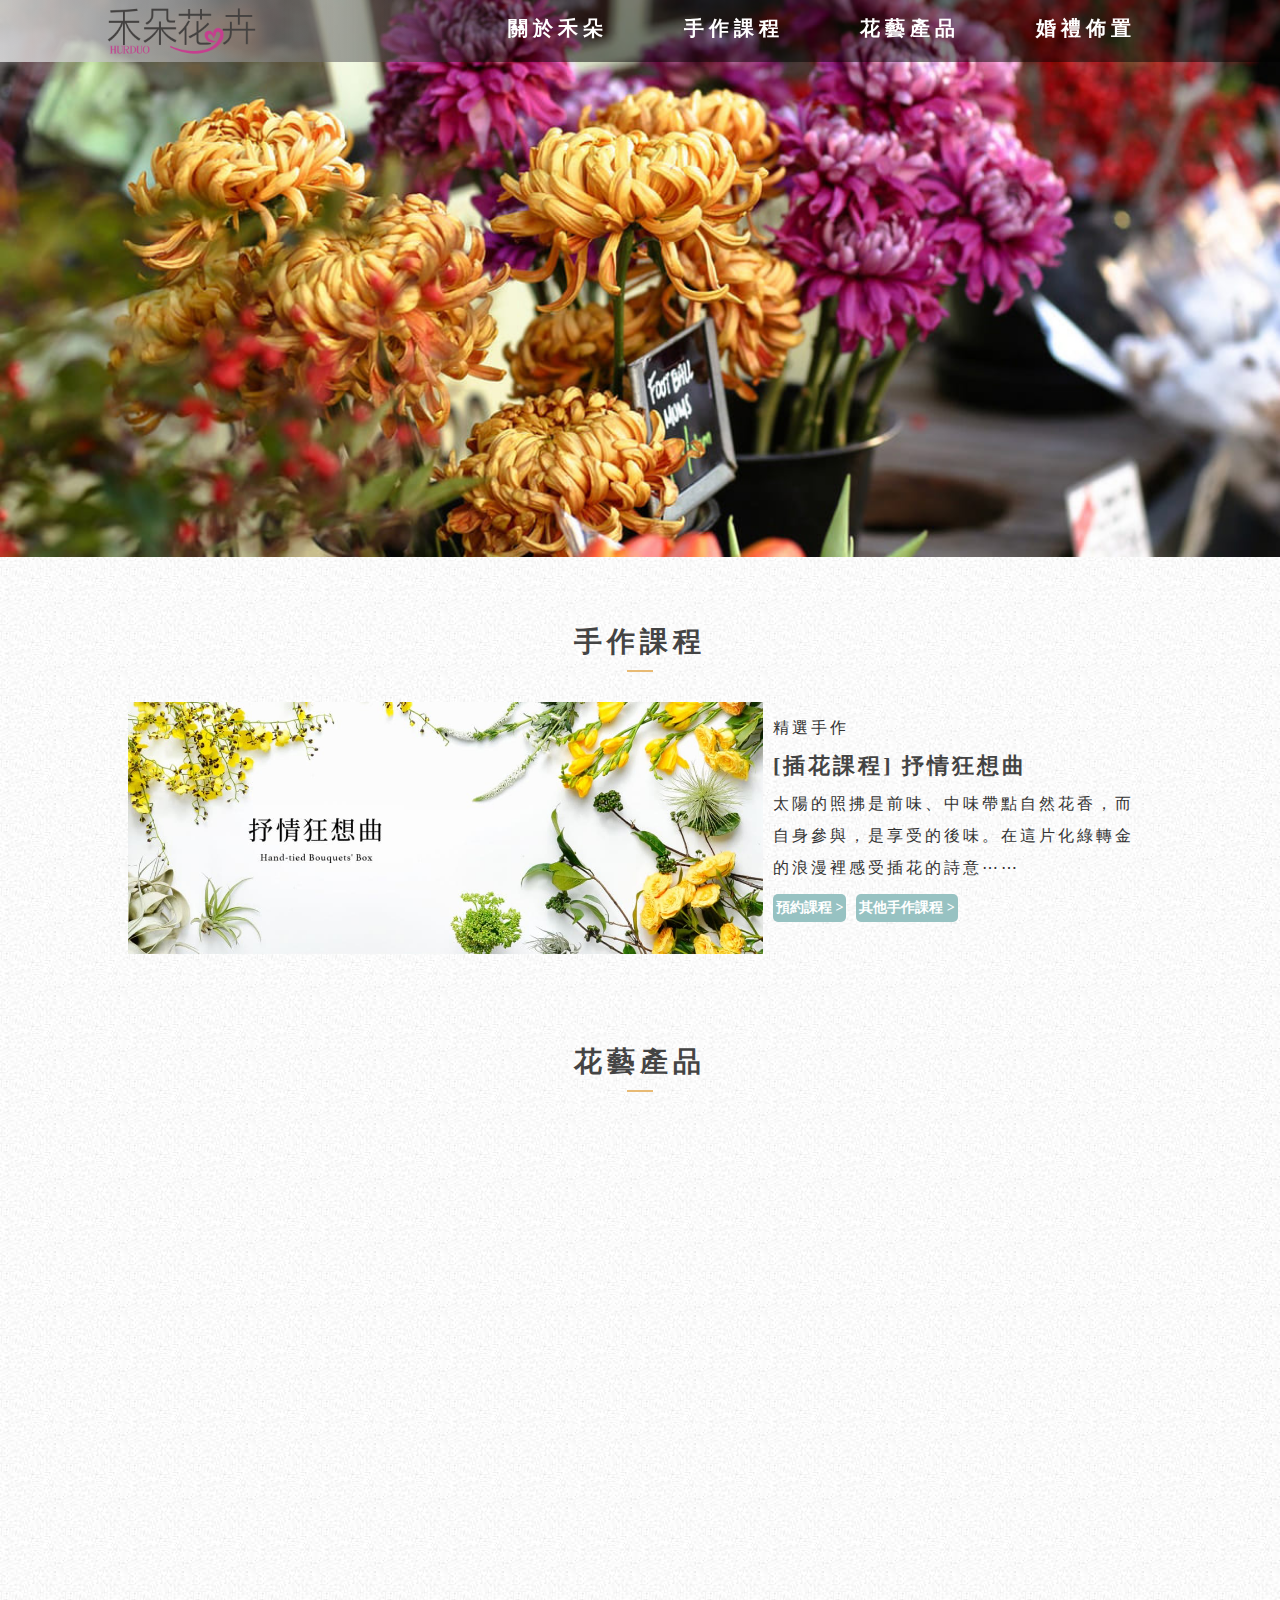
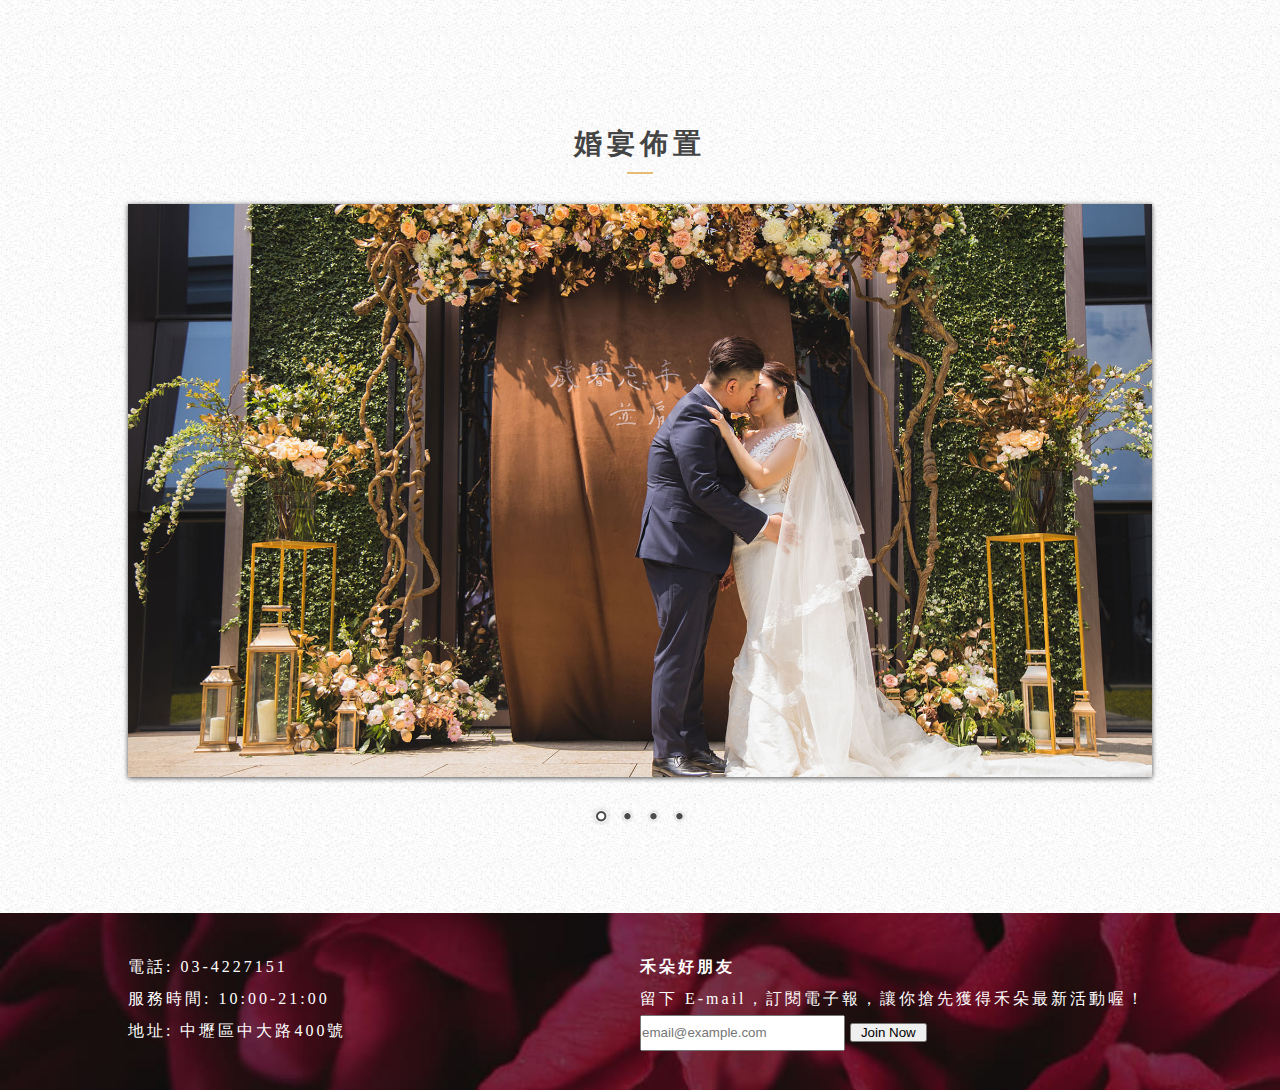
<file: index.html>
<!DOCTYPE html>
<html lang="en">

<head>
	<meta charset="UTF-8">
	<meta http-equiv="X-UA-Compatible" content="IE=edge">
	<meta name="viewport" content="width=device-width, initial-scale=1.0, shrink-to-fit=no">
	<link rel="stylesheet" type="text/css" href="css/rester.css">
	<link rel="stylesheet" href="https://use.fontawesome.com/releases/v5.1.0/css/all.css"
		integrity="sha384-lKuwvrZot6UHsBSfcMvOkWwlCMgc0TaWr+30HWe3a4ltaBwTZhyTEggF5tJv8tbt" crossorigin="anonymous">
	<link rel="stylesheet" href="css/themes/default/default.css" type="text/css" media="screen" />
	<link rel="stylesheet" href="css/themes/light/light.css" type="text/css" media="screen" />
	<link rel="stylesheet" href="css/themes/dark/dark.css" type="text/css" media="screen" />
	<link rel="stylesheet" href="css/themes/bar/bar.css" type="text/css" media="screen" />
	<link rel="stylesheet" href="css/nivo-slider.css" type="text/css" media="screen" />
	<link rel="stylesheet" href="css/nivo-style.css" type="text/css" media="screen" />
	<link rel="stylesheet" type="text/css" href="css/style.css">
	<script type="text/javascript" src="js/jquery-1.9.0.min.js"></script>
	<title>禾朵</title>
</head>

<body>
	<div class="wrap">
		<div class="fixed">
			<header>
				<div class="nav">
					<div class="logo">
						<img src="img/newlogo.png">
					</div>
					<div class="item">
						<ul>
							<li>
								<a href="about.html">關於禾朵
									<span></span></a>
							</li>

							<li>
								<a href="lesson.html">手作課程
									<span></span></a>
							</li>

							<li>
								<a href="shopping2.html">花藝產品
									<span></span></a>
							</li>

							<li>
								<a href="arrange.html">婚禮佈置
									<span></span></a>
							</li>

						</ul>
					</div>

					<div class="btn" id="btn">
						<span class="line_1 cross_1"></span>
						<span class="line_2 cross_2"></span>
					</div>


				</div>
			</header><!-- 我是nev結束 -->

			<section>
				<div class="burger" id="burger">
					<ul>
						<li>
							<a href="about.html">關於禾朵
								<span></span>
							</a>
						</li>

						<li>
							<a href="lesson.html">手作課程
								<span></span>
							</a>
						</li>

						<li>
							<a href="shopping2.html">花藝產品
								<span></span>
							</a>
						</li>
						<li>
							<a href="arrange.html">婚禮佈置
								<span></span>
							</a>
						</li>
					</ul>
				</div>
			</section> <!-- 我是漢堡結束 -->

		</div>





		<section>
			<div class="banner">
				<div class="banner_pic">
					<img src="img/45476341104f.jpg">
				</div>

				<div class="title">
					<h1>禾朵花卉</h1>
				</div>
			</div>
		</section> <!--  我是banner結束 -->



		<section>
			<div class="hand">
				<h1 class="title_h1">手作課程
					<span class="title_line"></span></h1>
				<div class="hand_content">

					<div class="hand_pic"><img id="chang" src="img/ch11.jpg"></div>

					<div class="hand_txt">

						<p> 精選手作</p>
						<h2> [插花課程] 抒情狂想曲</h2>
						<p> 太陽的照拂是前味、中味帶點自然花香，而自身參與，是享受的後味。在這片化綠轉金的浪漫裡感受插花的詩意⋯⋯</p>

						<a href="lesson.html">預約課程 ></a>
						<a href="lesson.html">其他手作課程 ></a>
					</div>
				</div>
			</div>
		</section> <!--  我是hand結束 -->


		<section>
			<div class="goods">
				<h1 class="title_h1">花藝產品<span class="title_line"></span></h1>

				<div class="goods_content">
					<div class="deta deta_txt">
						<p>精選花藝</p>
					</div>

					<div class="deta">
						<div class="hold">
							<a href="shopping2.html">
								<img src="img/d01.jpg">
								<div class="cover">甜筒花</div>
							</a>
						</div>
					</div>

					<div class="deta">
						<div class="hold">
							<a href="shopping2.html">
								<img src="img/d02.jpg">
								<div class="cover">甜花束</div>
							</a>
						</div>
					</div>

					<div class="deta">
						<div class="hold">
							<a href="shopping2.html">
								<img src="img/d03.jpg">
								<div class="cover">奢花束</div>
							</a>
						</div>
					</div>

					<div class="deta">
						<div class="hold">
							<a href="shopping2.html">
								<img src="img/d04.jpg">
								<div class="cover">蛋糕花</div>
							</a>
						</div>
					</div>

					<div class="deta">
						<div class="hold">
							<a href="shopping2.html">
								<img src="img/d05.jpg">
								<div class="cover">禮盒花</div>
							</a>
						</div>
					</div>

					<div class="deta">
						<div class="hold">
							<a href="shopping2.html">
								<img src="img/d06.jpg">
								<div class="cover">桌 花</div>
							</a>
						</div>
					</div>

					<div class="deta deta_txt">
						<a href="#">
							<i class="fab fa-facebook">HURDUO</i> </a>
					</div>
				</div>
			</div>
		</section> <!-- 我是goods結束 -->

		<section>
			<div class="space">
				<h1 class="title_h1">婚宴佈置
					<span class="title_line"></span></h1>
				<div class="space_content">

					<div id="wrapper">
						<div class="slider-wrapper theme-default">
							<div id="slider" class="nivoSlider">
								<img src="./img/s1.jpg" data-thumb="images/toystory.jpg" alt="" />
								<img src="./img/s2jpg.jpg" data-thumb="images/up.jpg" alt="" />
								<img src="./img/s3.jpg" data-thumb="images/walle.jpg" alt="" />
								<img src="./img/s4.jpg" data-thumb="images/nemo.jpg" alt="" />
							</div>

						</div>

					</div>

					<div class="space_more">
						人們走進婚禮就是等著被感動，花朵演繹著一切美好的開始
						<a href="arrange.html">預約諮詢</a>
					</div>

				</div>

			</div>

		</section> <!-- 我是space -->

		<script type="text/javascript" src="js/jquery.nivo.slider.js"></script>
		<script type="text/javascript">
			$(window).load(function () {
				$('#slider').nivoSlider({
					effect: 'fade',                   //Specify sets like: 'fold,fade,sliceDown' 
					pauseTime: 2200,                     //How long each slide will show 

				});
			});
		</script>


		<footer>
			<div class="footer">
				<div class="footer_content">

					<div class="footer_txt">
						<p>電話: 03-4227151</p>
						<p>服務時間: 10:00-21:00</p>
						<p>地址: 中壢區中大路400號</p>
					</div>

					<div class="email">
						<h3>禾朵好朋友</h3>
						<p>留下 E-mail，訂閱電子報，讓你搶先獲得禾朵最新活動喔！

						</p>
						<input class="e_txt" type="email" placeholder="email@example.com">

						<input class="submit" type="submit" value="Join Now">
					</div>

				</div>
			</div>
		</footer>





	</div> <!-- 我是wrap -->
	<script src="js/index.js"></script>
</body>

</html>
</file>
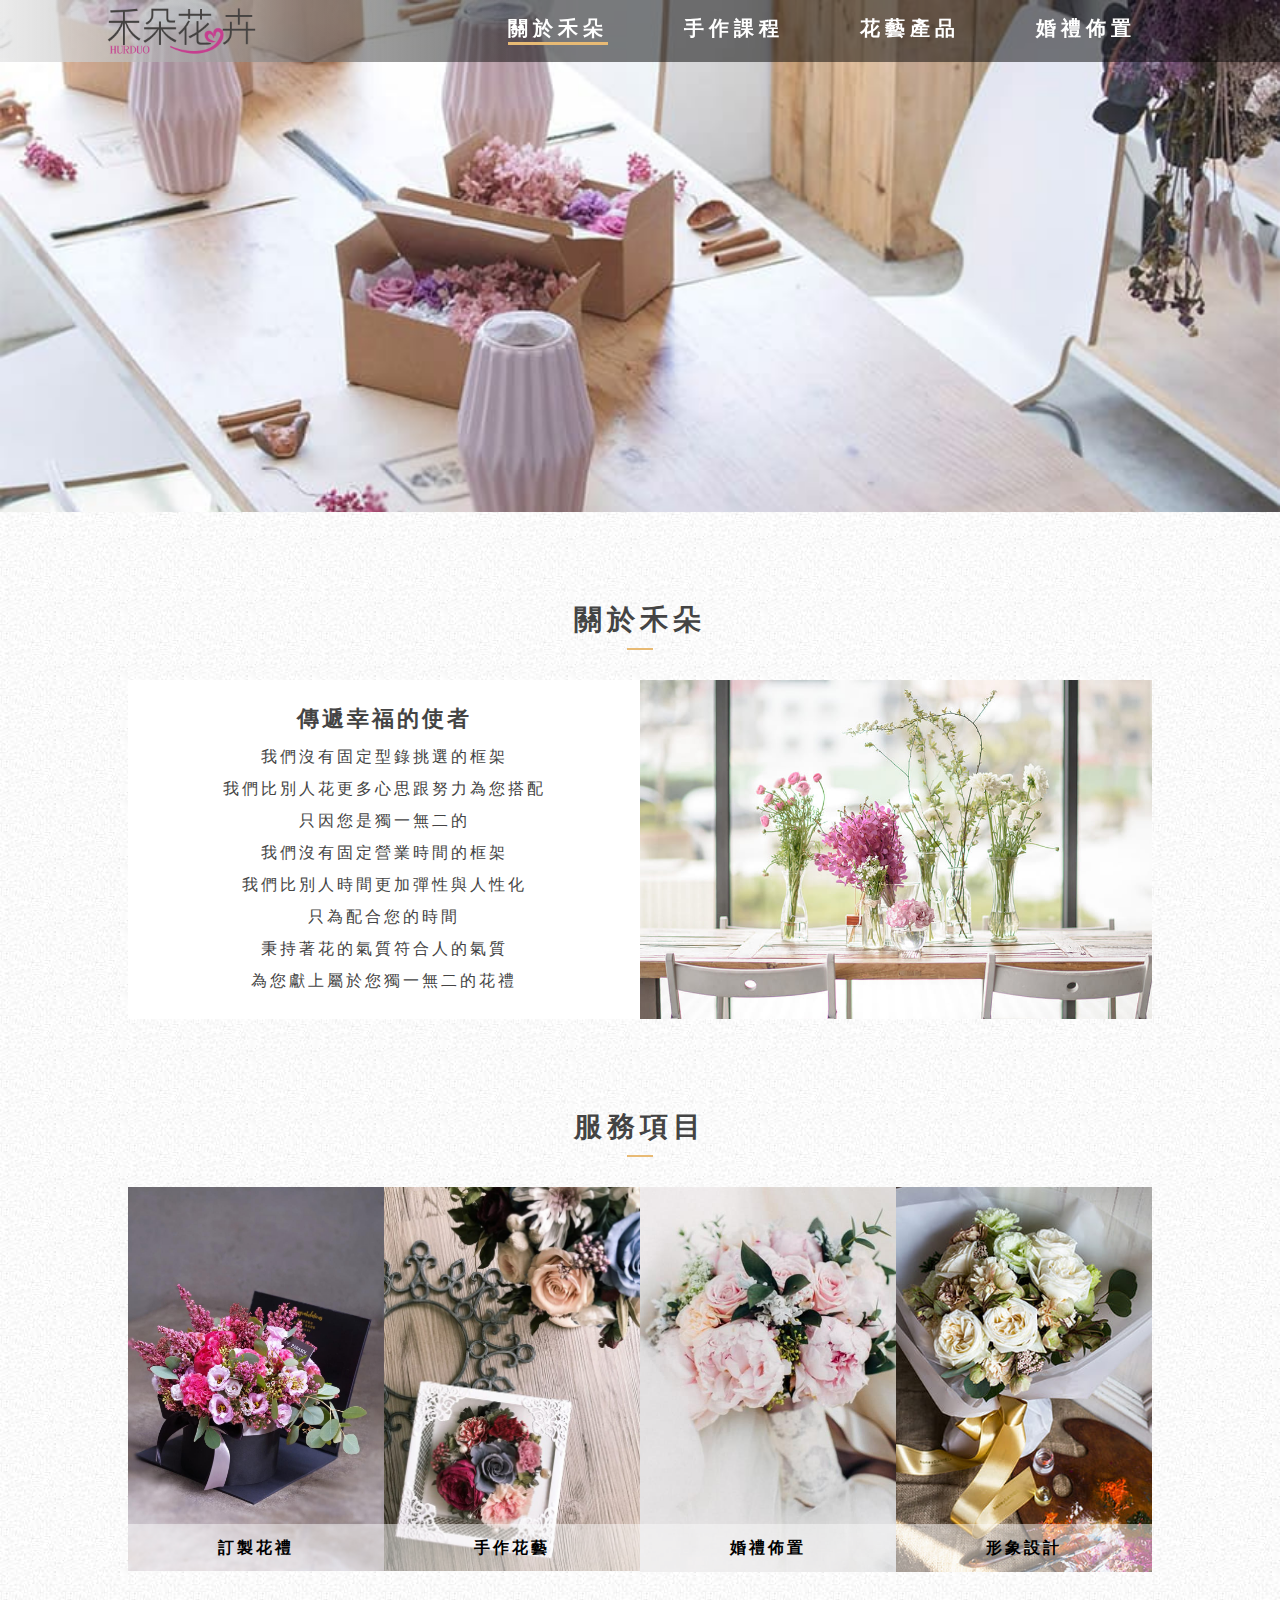
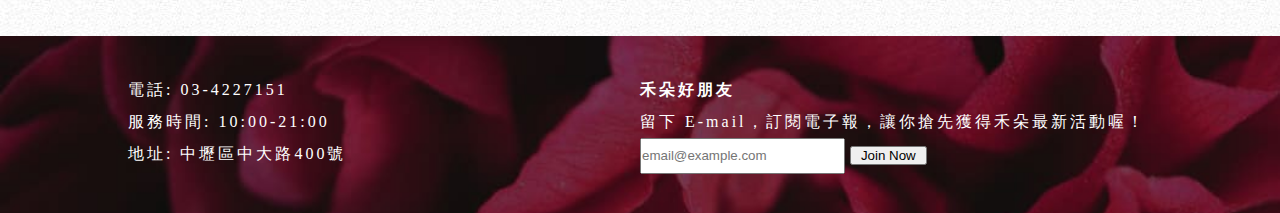
<file: about.html>
<!DOCTYPE html>
<html lang="en">
<head>
	<meta charset="UTF-8">
	<meta http-equiv="X-UA-Compatible" content="IE=edge">
	<meta name="viewport" content="width=device-width, initial-scale=1.0, shrink-to-fit=no">
	<link rel="stylesheet" type="text/css" href="css/rester.css">
	<link rel="stylesheet" href="https://use.fontawesome.com/releases/v5.1.0/css/all.css" integrity="sha384-lKuwvrZot6UHsBSfcMvOkWwlCMgc0TaWr+30HWe3a4ltaBwTZhyTEggF5tJv8tbt" crossorigin="anonymous">
	<link rel="stylesheet" type="text/css" href="css/about.css">
	<title>Document</title>
</head>
<body>


	<div class="wrap">
		<div class="fixed">
			<header>
				<div class="nav">
					<div class="logo">
						<a href="index.html">
							<img src="img/newlogo.png"></a>
						</div>
						<div class="item">
							<ul>
								<li><a class="active" href="#">關於禾朵
									<span></span></a></li>
									<li><a href="lesson.html">手作課程
										<span></span></a></li>
										<li><a href="shopping2.html">花藝產品
											<span></span></a></li>
											<li><a href="arrange.html">婚禮佈置
												<span></span></a></li>
											</ul>

											<div class="btn" id="btn">
												<span class="line_1 cross_1"></span>
												<span class="line_2 cross_2"></span>
											</div>
										</div>
									</div>
								</header><!-- 我是nev結束 -->

								<section>
									<div class="burger" id="burger">
										<ul>
											<li>
												<a href="about.html">關於禾朵
													<span></span>
												</a>
											</li>

											<li>
												<a href="lesson.html">手作課程
													<span></span>
												</a>
											</li>

											<li>
												<a href="shopping2.html">花藝產品
													<span></span>
												</a>
											</li>
											<li>
												<a href="arrange.html">婚禮佈置
													<span></span>
												</a>
											</li>
										</ul>


									</div>
								</section>  <!-- 我是漢堡結束 -->

							</div>
							<section>
								<div class="banner">
									<div class="banner_pic">
										<img src="img/56982flower_0.jpg">
									</div>
									<div class="title">
										<h1>關於禾朵</h1>
									</div>
								</div>
							</section>  <!--  我是banner結束 -->




							<section >
								<h1 class="title_h1">關於禾朵
									<span class="title_line"></span></h1>
									<div class="prefac">
										<div class="prefac_content">
											<div class="prefac_txt">
												<div class="txt">
													<h2>傳遞幸福的使者</h2>
													<p>我們沒有固定型錄挑選的框架<br>
														我們比別人花更多心思跟努力為您搭配<br>
														只因您是獨一無二的<br>
														我們沒有固定營業時間的框架<br>
														我們比別人時間更加彈性與人性化<br>
														只為配合您的時間<br>
														秉持著花的氣質符合人的氣質<br>
													為您獻上屬於您獨一無二的花禮</p>
												</div>
											</div>

											<div class="prefac_pic">
												<img src="img/about_S.jpg">
											</div>
										</div>
									</div>
								</section>

					
							<section>
								<h1 class="title_h1">服務項目
									<span class="title_line"></span></h1>
								<div class="service">
									
										<div>
											<img src="img/se1.jpg">
											<div class="txt">訂製花禮</div>
										</div>

										<div>
											<img src="img/se2.jpg">
											<div class="txt">手作花藝</div>
										</div>

										<div>
											<img src="img/se3.jpg">
											<div class="txt">婚禮佈置</div>
										</div>

										<div>
											<img src="img/se4.jpg">
											<div class="txt">形象設計</div>
										</div>
								
								</div>
							</section>




							<footer>
								<div class="footer">
									<div class="footer_content">

										<div class="footer_txt">
											<p>電話: 03-4227151</p>
											<p>服務時間: 10:00-21:00</p>
											<p>地址: 中壢區中大路400號</p>
										</div>

										<div class="email">
											<h3>禾朵好朋友</h3>
											<p>留下 E-mail，訂閱電子報，讓你搶先獲得禾朵最新活動喔！

											</p>
											<input class="e_txt" type="email" placeholder="email@example.com">

											<input  class="submit" type="submit" value="Join Now">
										</div>

									</div>
								</div>
							</footer>


						</div> <!-- 我是wrap結束 -->
						<script src="js/index.js"></script>
					</body>
					</html>
</file>
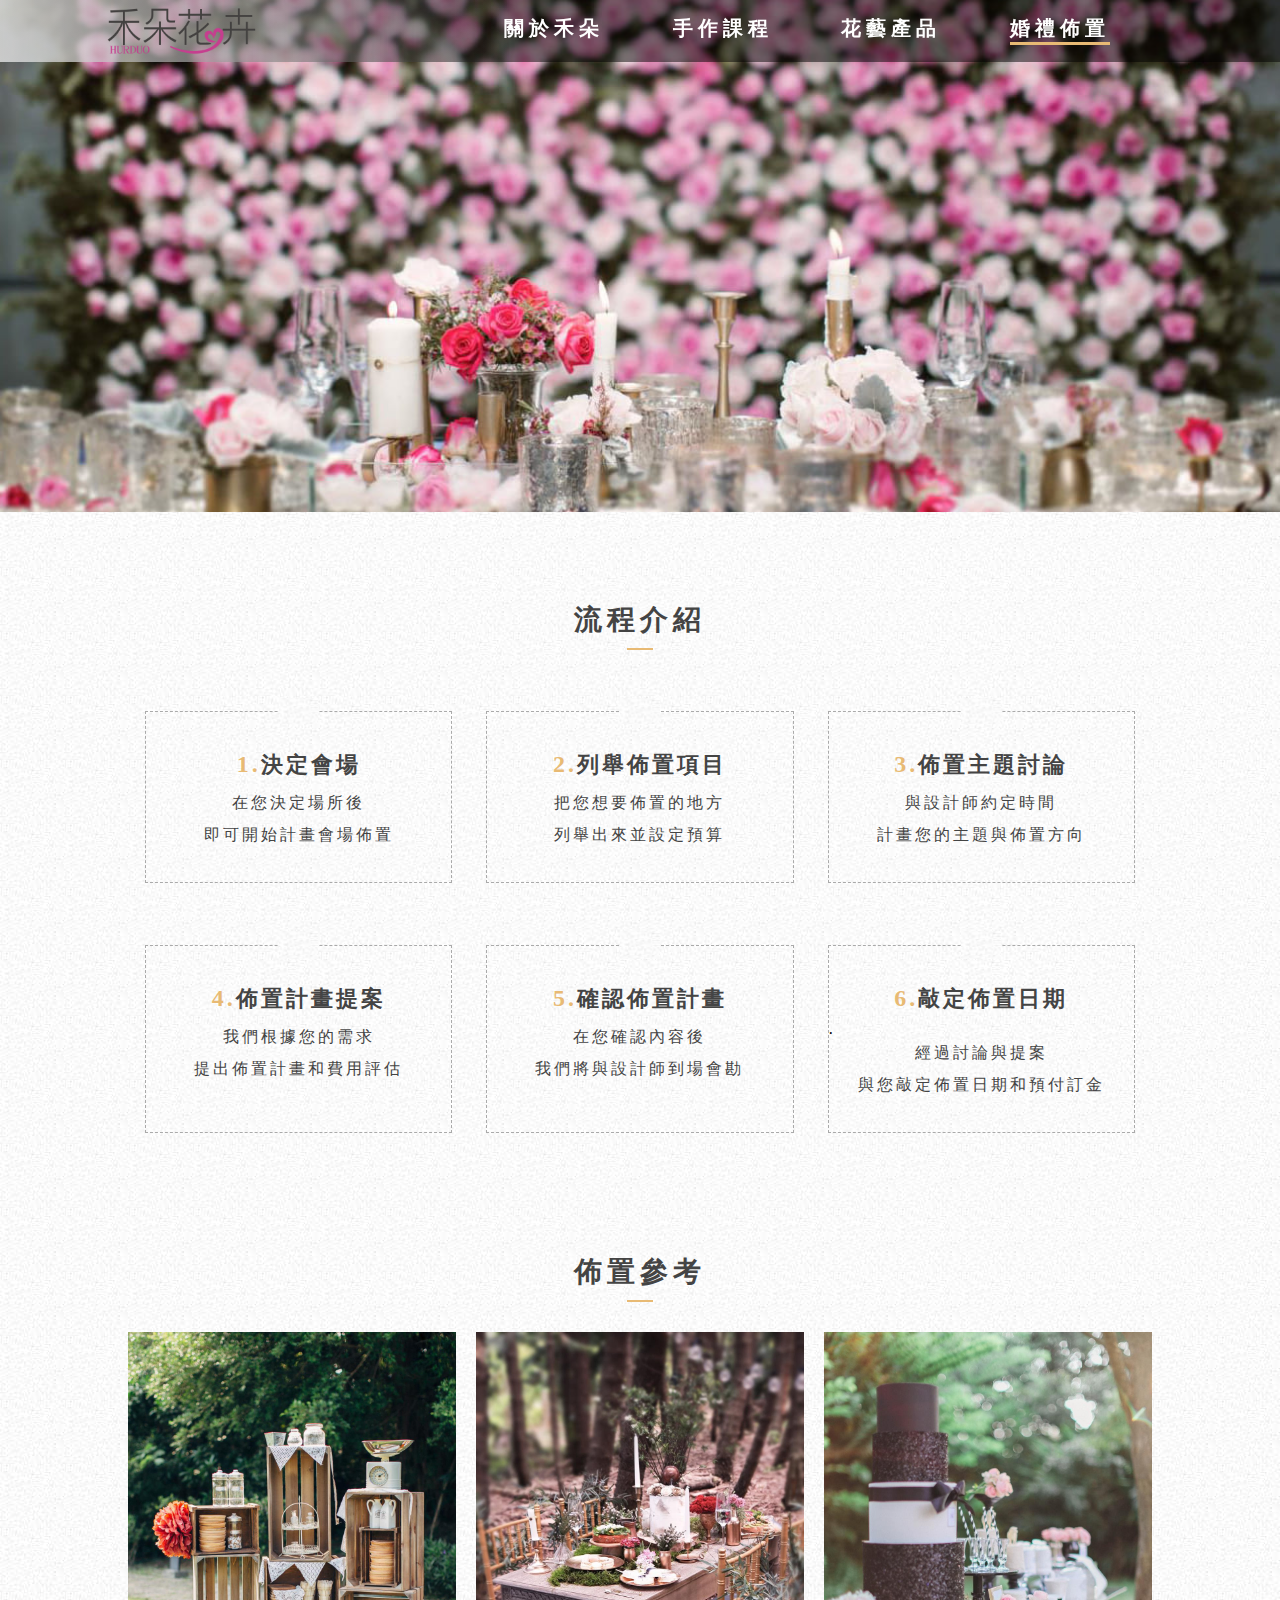
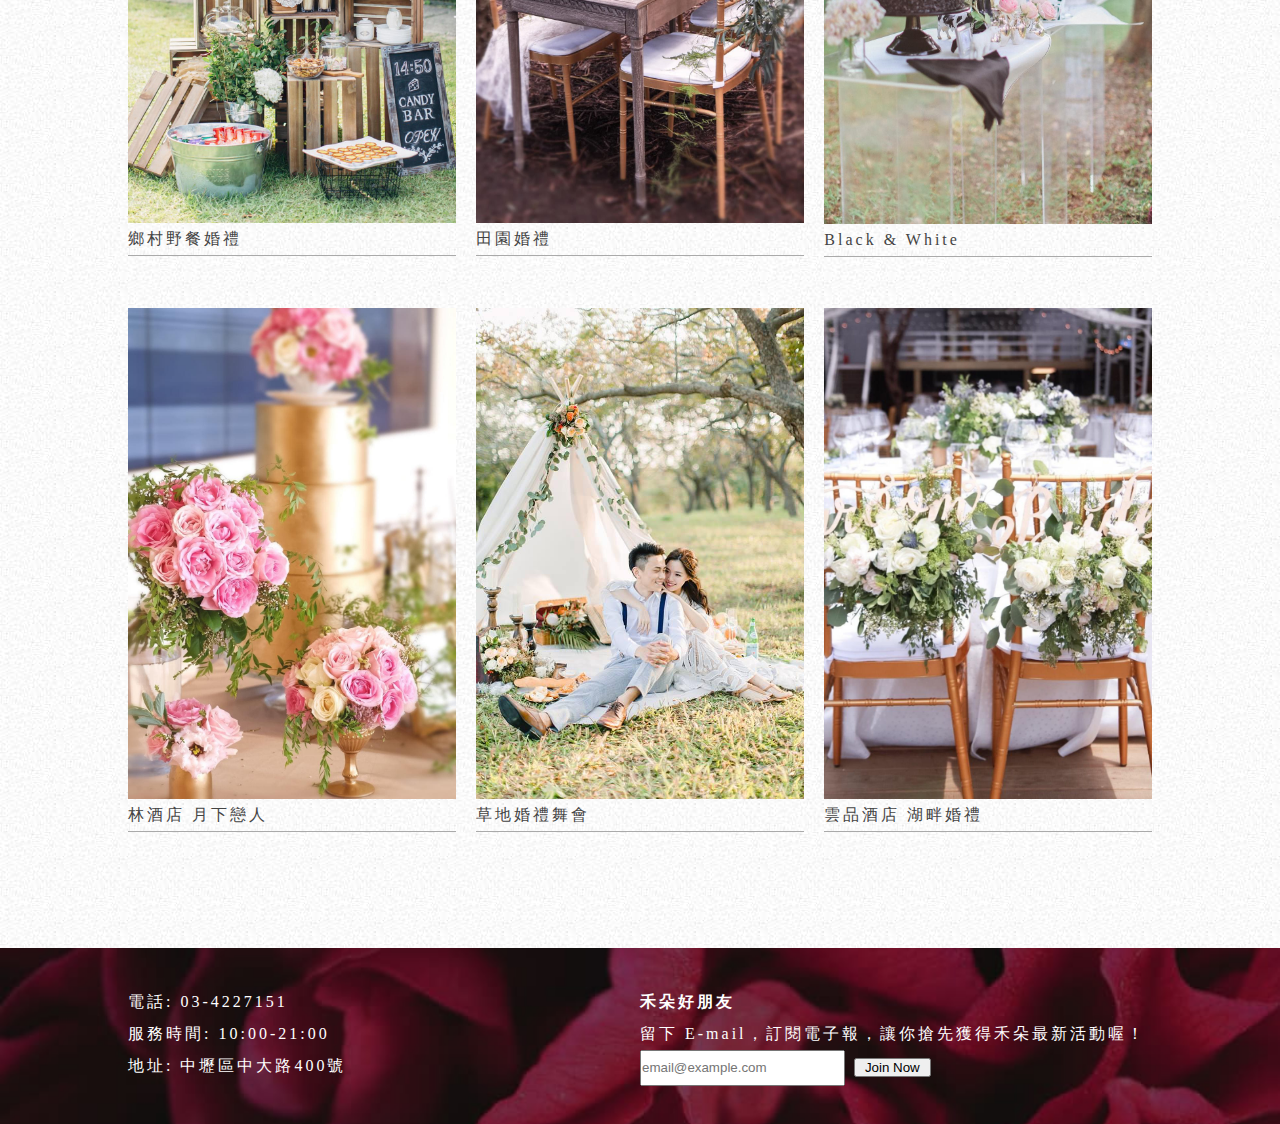
<file: arrange.html>
<!DOCTYPE html>
<html lang="en">
<head>
	<meta charset="UTF-8">
	<meta http-equiv="X-UA-Compatible" content="IE=edge">
	<meta name="viewport" content="width=device-width, initial-scale=1.0, shrink-to-fit=no">
	<link rel="stylesheet" type="text/css" href="css/rester.css">
	<link rel="stylesheet" href="https://use.fontawesome.com/releases/v5.1.0/css/all.css" integrity="sha384-lKuwvrZot6UHsBSfcMvOkWwlCMgc0TaWr+30HWe3a4ltaBwTZhyTEggF5tJv8tbt" crossorigin="anonymous">
	<link rel="stylesheet" type="text/css" href="css/arrange.css">
	<title>Document</title>
</head>
<body>
	<div class="wrap">
		<div class="fixed">
		<header>
			<div class="nav">
				<div class="logo">
					<a href="index.html">
					<img src="img/newlogo.png"></a>
				</div>
				<div class="item">
					<ul>
						<li><a href="about.html">關於禾朵
							<span></span></a></li>

							<li><a href="lesson.html">手作課程
								<span></span></a></li>

								<li><a  href="shopping2.html">花藝產品
									<span></span></a></li>

									<li><a class="active" href="#">婚禮佈置
										<span></span></a></li>
									</ul>

								<div class="btn" id="btn">
					<span class="line_1 cross_1"></span>
					<span class="line_2 cross_2"></span>
				</div>


								</div>



							</div>
						</header><!-- 我是nev結束 -->

						<section>
							<div class="burger" id="burger">
								<ul>
									<li>
										<a href="about.html">關於禾朵
											<span></span>
										</a>
									</li>

									<li>
										<a href="lesson.html">手作課程
											<span></span>
										</a>
									</li>

									<li>
										<a href="shopping2.html">花藝產品
											<span></span>
										</a>
									</li>
									<li>
										<a href="arrange.html">婚禮佈置
											<span></span>
										</a>
										</li>
								</ul>


							</div>
						</section>  <!-- 我是漢堡結束 -->

</div>

						</div>

						<section>
							<div class="banner">
								<div class="banner_pic">
									<img src="img/879565445278.jpg">
								</div>
								<div class="title">
									<h1>婚禮佈置</h1>
								</div>
							</div>
						</section>  <!--  我是banner結束 -->


				<section>
					<div class="course">
						<h1 class="title_h1">流程介紹
				<span class="title_line"></span></h1>
						<ul class="course_content">
							<li>
								<h2>1.決定會場</h2>
								<p>在您決定場所後<br>即可開始計畫會場佈置</p>

								<div class="icon">
									<i class="fas fa-crown"></i>
								</div>

							</li>

							<li>
								<h2>2.列舉佈置項目</h2>
								<p>把您想要佈置的地方<br>列舉出來並設定預算</p>

								<div class="icon">
									<i class="fas fa-bell"></i>
								</div>

							</li>

							<li>
								<h2>3.佈置主題討論</h2>
								<p>與設計師約定時間<br>計畫您的主題與佈置方向</p>


								<div class="icon">
									<i class="fas fa-gem"></i>
								</div>

							</li>

							<li>
								<h2>4.佈置計畫提案</h2>
								<p>我們根據您的需求<br>提出佈置計畫和費用評估</p>

								<div class="icon">
									<i class="fas fa-gift"></i>
								</div>
							

							</li>

							<li>
								<h2>5.確認佈置計畫</h2>
								<p>在您確認內容後<br>我們將與設計師到場會勘</p>


							<div class="icon">
									<i class="fas fa-glass-martini"></i>
								</div>

							</li>

							<li>
								<h2>6.敲定佈置日期</h2>.
								<p>經過討論與提案<br>與您敲定佈置日期和預付訂金</p>

							<div class="icon">
									<i class="fas fa-church"></i>
								</div>


							</li>
						</ul>

					</div>

				</section>  <!-- 我是course結束 -->


				<section>
					<div class="refer">
						<h1 class="title_h1">佈置參考
				<span class="title_line"></span></h1>
						<div class="refer_content">
						
						<a href="#">
							<img src="img/ar01.jpg" alt="">
							<p>鄉村野餐婚禮</p>
							<span class="left"></span>
							<span class="right"></span>
						</a>


						<a href="#">
							<img src="img/ar02.jpg" alt="">
							<p>田園婚禮</p>
							<span class="left"></span>
							<span class="right"></span>
						</a>

					

						<a href="#">
							<img src="img/ar08.jpg" alt="">
						<p>	Black & White</p>
						<span class="left"></span>
							<span class="right"></span>
						</a>
					


						<a href="#">
							<img src="img/ar04.jpg" alt="">
							<p>林酒店 月下戀人</p>
							<span class="left"></span>
							<span class="right"></span>
						</a>
					


						<a href="#">
							<img src="img/ar06.jpg" alt="">
						<p>草地婚禮舞會</p>
						<span class="left"></span>
							<span class="right"></span>
						</a>
					


						<a href="#">
							<img src="img/ar07.jpg" alt="">
							<p>雲品酒店 湖畔婚禮</p>
							<span class="left"></span>
							<span class="right"></span>
						</a>
					


						</div>
					<div>
				</section>
				<footer>
					<div class="footer">
						<div class="footer_content">

							<div class="footer_txt">
								<p>電話: 03-4227151</p>
								<p>服務時間: 10:00-21:00</p>
								<p>地址: 中壢區中大路400號</p>
							</div>

							<div class="email">
								<h3>禾朵好朋友</h3>
								<p>留下 E-mail，訂閱電子報，讓你搶先獲得禾朵最新活動喔！

</p>
								<input class="e_txt" type="email" placeholder="email@example.com">

								<input  class="submit" type="submit" value="Join Now">
							</div>

						</div>
					</div>
				</footer>

					</div> <!-- 我是wrap結束 -->

					<script src="js/index.js"></script>
				</body>
				</html>
</file>
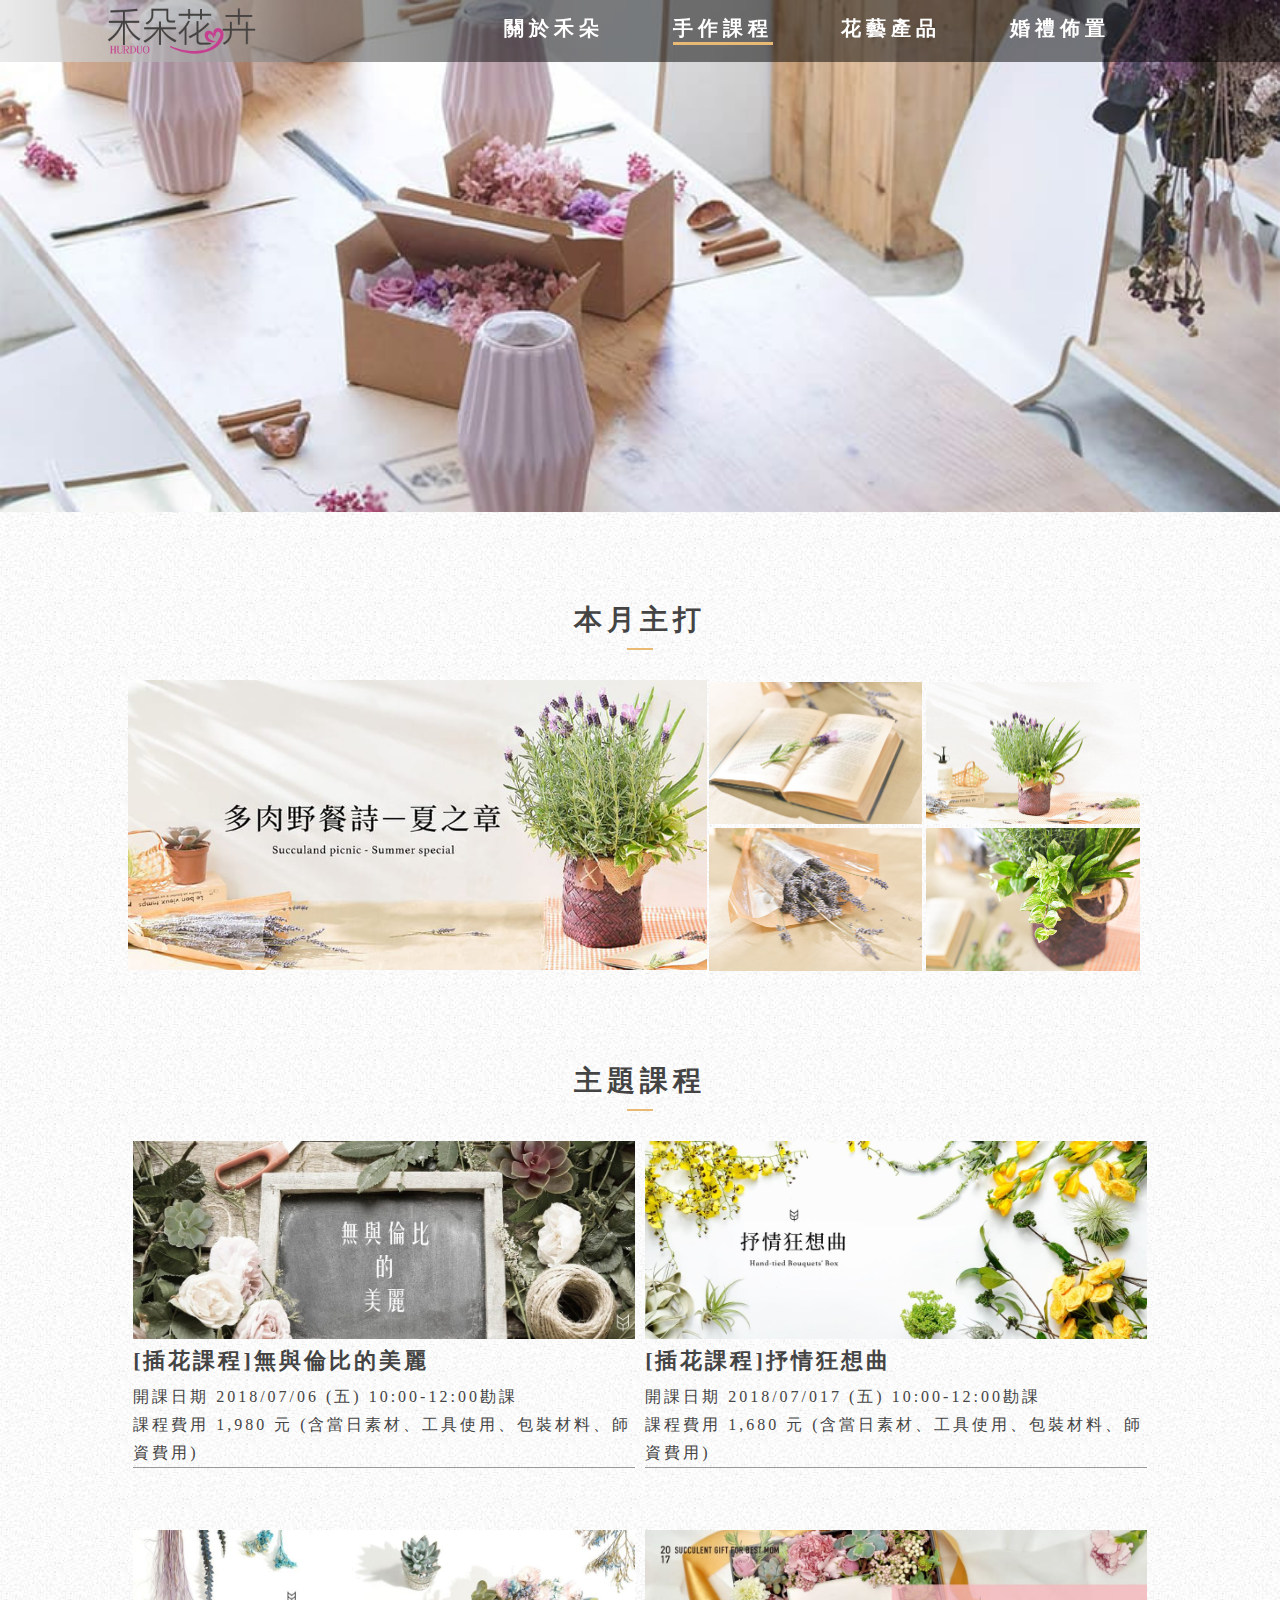
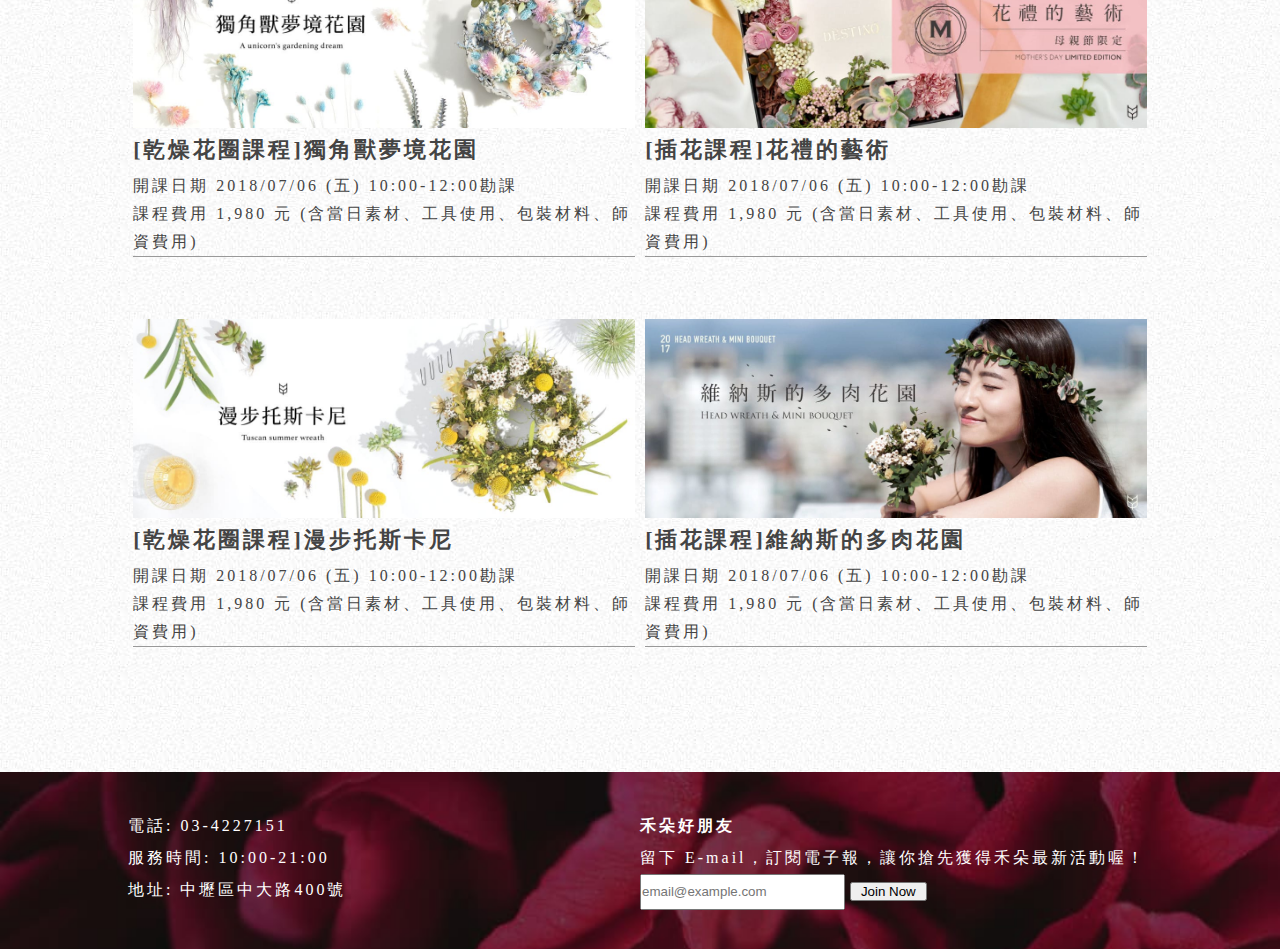
<file: lesson.html>
<!DOCTYPE html>
<html lang="en">
<head>
	<meta charset="UTF-8">
	<meta http-equiv="X-UA-Compatible" content="IE=edge">
	<meta name="viewport" content="width=device-width, initial-scale=1.0, shrink-to-fit=no">
	<link rel="stylesheet" type="text/css" href="css/rester.css">
	<link rel="stylesheet" type="text/css" href="css/lesson.css">
	<title>Document</title>
</head>
<body>
	<div class="wrap">
		<div class="fixed">
		<header>
			<div class="nav">
				<div class="logo">
					<a href="index.html"><img src="img/newlogo.png"></a>
					
				</div>
				<div class="item">
					<ul>
						<li><a href="about.html">關於禾朵
							<span></span></a></li>
							<li><a class="active" href="#">手作課程
								<span></span></a></li>
								<li><a href="shopping2.html">花藝產品
									<span></span></a></li>
									<li><a href="arrange.html">婚禮佈置
										<span></span></a></li>
									</ul>
									<div class="btn" id="btn">
					<span class="line_1 cross_1"></span>
					<span class="line_2 cross_2"></span>
				</div>
								</div>
							</div>
						</header><!-- 我是nev結束 -->
	<section>
							<div class="burger" id="burger">
								<ul>
									<li>
										<a href="about.html">關於禾朵
											<span></span>
										</a>
									</li>

									<li>
										<a href="lesson.html">手作課程
											<span></span>
										</a>
									</li>

									<li>
										<a href="shopping2.html">花藝產品
											<span></span>
										</a>
									</li>
									<li>
										<a href="arrange.html">婚禮佈置
											<span></span>
										</a>
										</li>
								</ul>


							</div>
						</section>  <!-- 我是漢堡結束 -->


						</div>

						<section>
							<div class="banner">
								<div class="banner_pic">
									<img src="img/56982flower_0.jpg">
								</div>
								<div class="title">
									<h1>手作課程</h1>
								</div>
							</div>
						</section>  <!--  我是banner結束 -->

						<section>
							<div class="recommend">
								<h1 class="title_h1">
									本月主打
									<span class="title_line"></span>
								</h1>
								<div class="re_content">
									<a href="#">
									<div class="major">
										<img src="img/m1.jpg">
									</div>

									<div class="secondary">
										<img src="img/m2-056.jpg">
									</div>

									<div class="secondary">
										<img src="img/m5.gif">
										
									</div>

									<div class="secondary">
										<img src="img/m4.jpg">
									</div>

									<div class="secondary">
										<img src="img/m31.jpg">
									</div>

									<div class="more">
										[夏天限定的花藝組合]<br>
										
										開課日期 2018/07/06 (五) 10:00-12:00
									</div>
								</a>
								</div>

							</div>
						</section>

						
						<section>
							<div class="lesson">
								<h1 class="title_h1">
									主題課程
									<span class="title_line"></span>
								</h1>

								<div class="lesson_content">

									<div class="course">
										<a href="#">
											<div class="pic"><img src="img/less1.jpg"></div>
											
											<h2>[插花課程]無與倫比的美麗</h2>
											<p>開課日期 2018/07/06 (五) 10:00-12:00勘課</p>
											<p>課程費用 1,980 元  (含當日素材、工具使用、包裝材料、師資費用)</p>
										</a>
									</div>

									<div class="course">
										<a href="#">
											<div class="pic"><img src="img/less2.jpg"></div>
											
											<h2>[插花課程]抒情狂想曲</h2>
											<p>開課日期 2018/07/017 (五) 10:00-12:00勘課</p>
											<p>課程費用 1,680 元  (含當日素材、工具使用、包裝材料、師資費用)</p>
										</a>
									</div>

									<div class="course">
										<a href="#">
											<div class="pic"><img src="img/less3.jpg"></div>
											
											<h2>[乾燥花圈課程]獨角獸夢境花園</h2>
											<p>開課日期 2018/07/06 (五) 10:00-12:00勘課</p>
											<p>課程費用 1,980 元  (含當日素材、工具使用、包裝材料、師資費用)</p>
										</a>
									</div>

									<div class="course">
										<a href="#">
											<div class="pic"><img src="img/less4.jpg"></div>
											
											<h2>[插花課程]花禮的藝術</h2>
											<p>開課日期 2018/07/06 (五) 10:00-12:00勘課</p>
											<p>課程費用 1,980 元  (含當日素材、工具使用、包裝材料、師資費用)</p>
										</a>
									</div>

										<div class="course">
										<a href="#">
											<div class="pic"><img src="img/less5.jpg"></div>
											
											<h2>[乾燥花圈課程]漫步托斯卡尼</h2>
											<p>開課日期 2018/07/06 (五) 10:00-12:00勘課</p>
											<p>課程費用 1,980 元  (含當日素材、工具使用、包裝材料、師資費用)</p>
										</a>
									</div>

										<div class="course">
										<a href="#">
											<div class="pic"><img src="img/less6.jpg"></div>
											
											<h2>[插花課程]維納斯的多肉花園</h2>
											<p>開課日期 2018/07/06 (五) 10:00-12:00勘課</p>
											<p>課程費用 1,980 元  (含當日素材、工具使用、包裝材料、師資費用)</p>
										</a>
									</div>

								</div>
							</div>
						</section>
						<footer>
					<div class="footer">
						<div class="footer_content">

							<div class="footer_txt">
								<p>電話: 03-4227151</p>
								<p>服務時間: 10:00-21:00</p>
								<p>地址: 中壢區中大路400號</p>
							</div>

							<div class="email">
								<h3>禾朵好朋友</h3>
								<p>留下 E-mail，訂閱電子報，讓你搶先獲得禾朵最新活動喔！

</p>
								<input class="e_txt" type="email" placeholder="email@example.com">

								<input  class="submit" type="submit" value="Join Now">
							</div>

						</div>
					</div>
				</footer>

	</div> <!-- 我是wrap -->
<script src="js/index.js"></script>
</body>
</html>
</file>
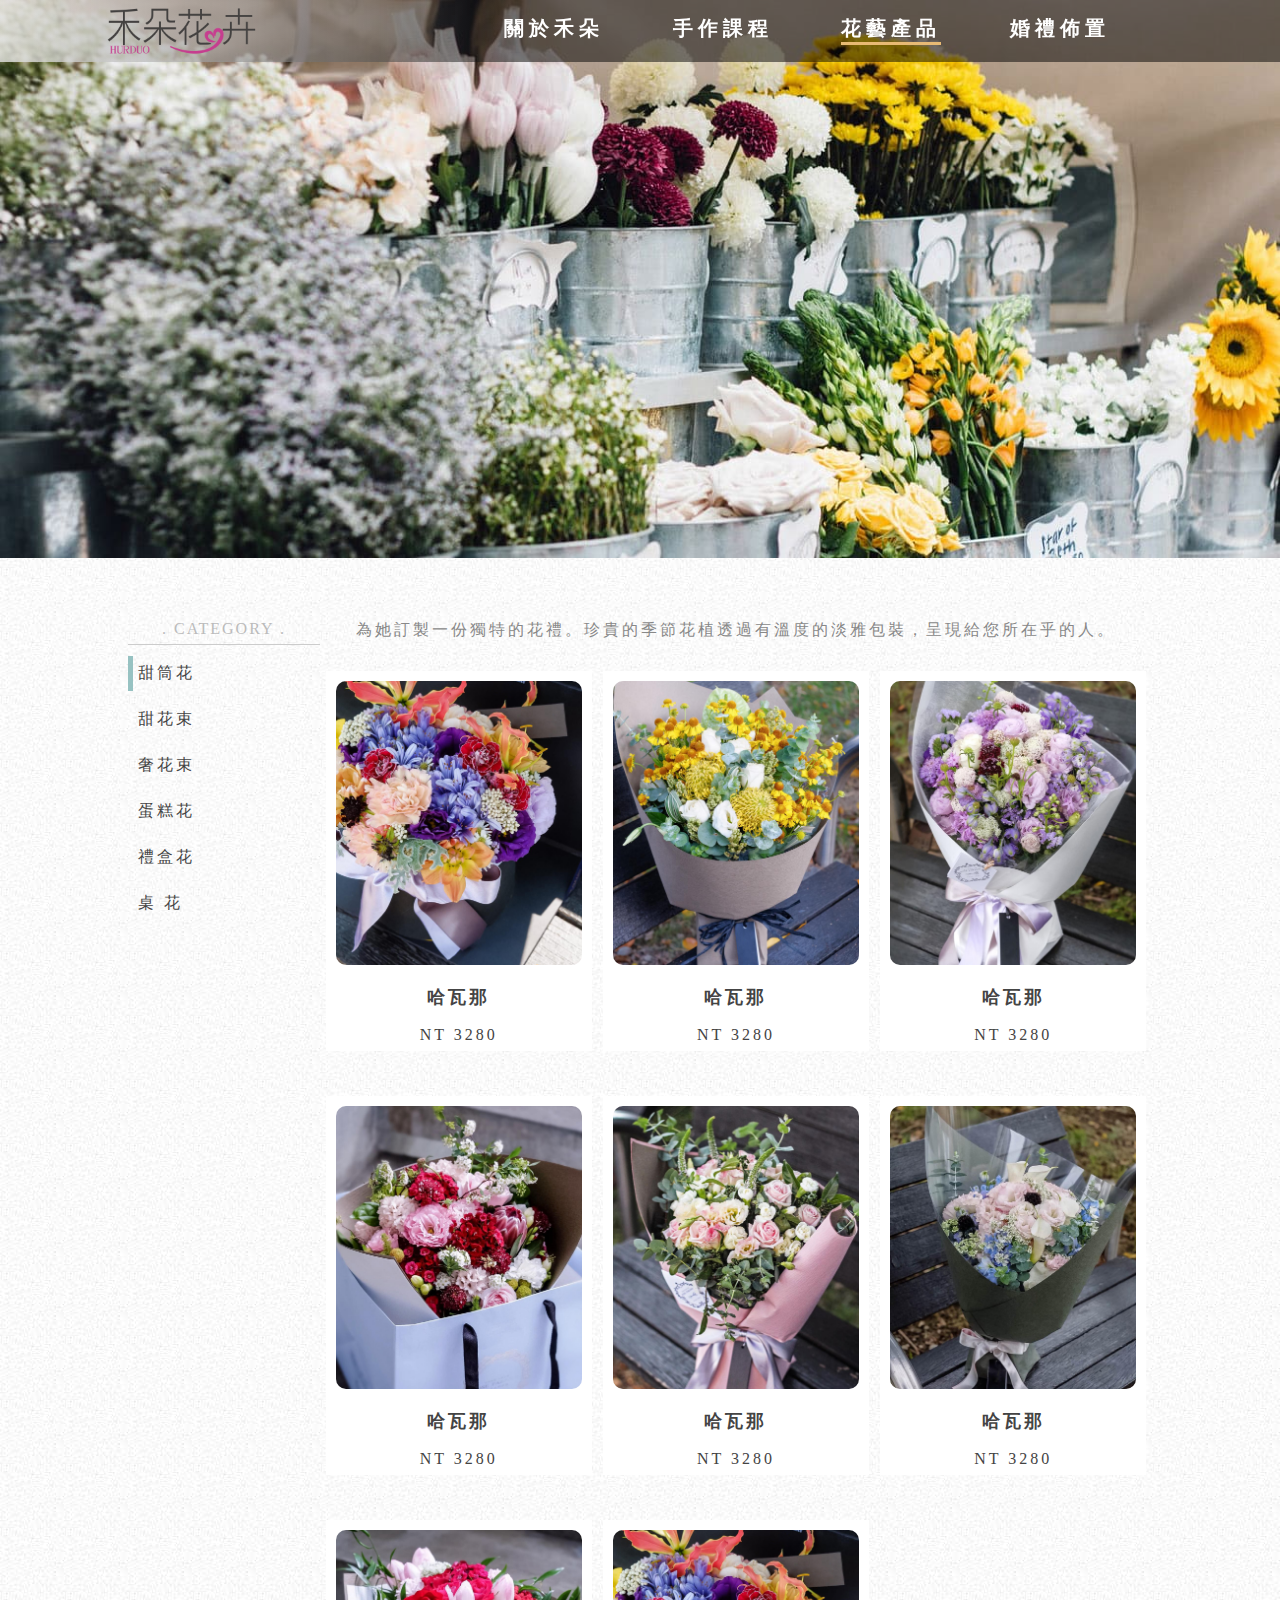
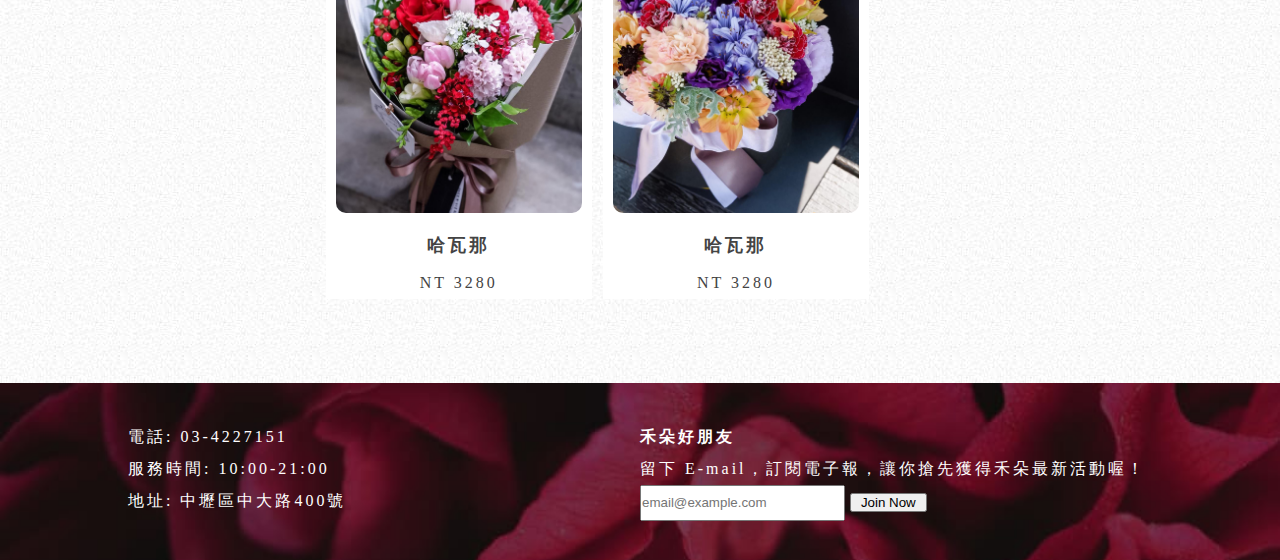
<file: shopping2.html>
<!DOCTYPE html>
<html lang="en">
<head>
	<meta charset="UTF-8">
	<meta http-equiv="X-UA-Compatible" content="IE=edge">
	<meta name="viewport" content="width=device-width, initial-scale=1.0, shrink-to-fit=no">
	<link rel="stylesheet" type="text/css" href="css/rester.css">
	<link rel="stylesheet" type="text/css" href="css/shopping2.css">
	<title>Document</title>
</head>
<body>
	<div class="wrap">
		<div class="fixed">
		<header>
			<div class="nav">
				<div class="logo">
					<a href="index.html">
					<img src="img/newlogo.png"></a>
				</div>
				<div class="item">
					<ul>
						<li><a href="about.html">關於禾朵
							<span></span></a></li>

							<li><a href="lesson.html">手作課程
								<span></span></a></li>

								<li><a class="active" href="#">花藝產品
									<span></span></a></li>

									<li><a href="arrange.html">婚禮佈置
										<span></span></a></li>
									</ul>




										<div class="btn" id="btn">
					<span class="line_1 cross_1"></span>
					<span class="line_2 cross_2"></span>
				</div>
								</div>



							</div>
						</header><!-- 我是nev結束 -->

<section>
							<div class="burger" id="burger">
								<ul>
									<li>
										<a href="about.html">關於禾朵
											<span></span>
										</a>
									</li>

									<li>
										<a href="lesson.html">手作課程
											<span></span>
										</a>
									</li>

									<li>
										<a href="shopping2.html">花藝產品
											<span></span>
										</a>
									</li>
									<li>
										<a href="arrange.html">婚禮佈置
											<span></span>
										</a>
										</li>
								</ul>


							</div>
						</section>  <!-- 我是漢堡結束 -->




						</div>

						<section>
							<div class="banner">
								<div class="banner_pic">
									<img src="img/pho112344070f2c.jpg">
								</div>
								<div class="title">
									<h1>花藝產品</h1>
								</div>
							</div>
						</section>  <!--  我是banner結束 -->


						<section>

							<div class="product">
								<div class="product_item">
									<ul>
										<p class="category">. CATEGORY .</p>
										<li>

											<div class="active">
												<a href="#">
													甜筒花

												<!-- 	<span>LOVE CONE</span> -->
												</a>
											</div>

										</li>

										<li>
											<a href="#">
												甜花束
											<!-- 	<span>SEWWT BOUQUET</span> -->
											</a>
										</li>

										<li>
											<a href="#">
												奢花束
											<!-- 	<span>LUXURY BOUQUET</span> -->
											</a>
										</li>

										<li>
											<a href="#">
												蛋糕花
												<!-- <span>BOUQUET OF CAKE</span> -->
											</a>
										</li>

										<li>
											<a href="#">
												禮盒花
												<!-- <span>FLOWERS GIFT</span> -->
											</a>
										</li>

										<li>
											<a href="#">
												桌 花
												<!-- <span>TABLE FLOWERS</span> -->
											</a>
										</li>
									</ul>
								</div>

								<div class="product_pic">
									<p>為她訂製一份獨特的花禮。珍貴的季節花植透過有溫度的淡雅包裝，呈現給您所在乎的人。</p>
									<div class="product_category">
										<a href="#">
											<img src="img/pro_1.jpg">
											<div class="product_txt">
												<h2>哈瓦那</h2>
												<p>NT 3280</p>
											</div>
										</a>
									</div>




									<div class="product_category">
										<a href="#">
											<img src="img/pro_2.jpg">
											<div class="product_txt">
												<h2>哈瓦那</h2>
												<p>NT 3280</p>
											</div>
										</a>
									</div>

									<div class="product_category">
										<a href="#">
											<img src="img/pro_3.jpg">
											<div class="product_txt">
												<h2>哈瓦那</h2>
												<p>NT 3280</p>
											</div>
										</a>
									</div>

									<div class="product_category">
										<a href="#">
											<img src="img/pro_4.jpg">
											<div class="product_txt">
												<h2>哈瓦那</h2>
												<p>NT 3280</p>
											</div>
										</a>
									</div>

									<div class="product_category">
										<a href="#">
											<img src="img/pro_5.jpg">
											<div class="product_txt">
												<h2>哈瓦那</h2>
												<p>NT 3280</p>
											</div>
										</a>
									</div>

									<div class="product_category">
										<a href="">
											<img src="img/pro_6.jpg">
											<div class="product_txt">
												<h2>哈瓦那</h2>
												<p>NT 3280</p>
											</div>
										</a>
									</div>

									<div class="product_category">
										<a href="#">
											<img src="img/pro_7.jpg">
											<div class="product_txt">
												<h2>哈瓦那</h2>
												<p>NT 3280</p>
											</div>
										</a>
									</div>

									<div class="product_category">
										<a href="#">
											<img src="img/pro_1.jpg">
											<div class="product_txt">
												<h2>哈瓦那</h2>
												<p>NT 3280</p>
											</div>
										</a>
									</div>

									<div class="product_category none">

									</div>


								</div>
							</div>

						</section>
						<footer>
					<div class="footer">
						<div class="footer_content">

							<div class="footer_txt">
								<p>電話: 03-4227151</p>
								<p>服務時間: 10:00-21:00</p>
								<p>地址: 中壢區中大路400號</p>
							</div>

							<div class="email">
								<h3>禾朵好朋友</h3>
								<p>留下 E-mail，訂閱電子報，讓你搶先獲得禾朵最新活動喔！

</p>
								<input class="e_txt" type="email" placeholder="email@example.com">

								<input  class="submit" type="submit" value="Join Now">
							</div>

						</div>
					</div>
				</footer>



					</div> <!-- 我是wrap結束 -->
					<script src="js/index.js"></script>
				</body>
				</html>
</file>
<file: css/rester.css>
html, body, div, span, applet, object, iframe,
h1, h2, h3, h4, h5, h6, p, blockquote, pre,
a, abbr, acronym, address, big, cite, code,
del, dfn, em, img, ins, kbd, q, s, samp,
small, strike, strong, sub, sup, tt, var,
b, u, i, center,
dl, dt, dd, ol, ul, li,
fieldset, form, label, legend,
table, caption, tbody, tfoot, thead, tr, th, td,
article, aside, canvas, details, embed, 
figure, figcaption, footer, header, hgroup, 
menu, nav, output, ruby, section, summary,
time, mark, audio, video {
	margin: 0;
	padding: 0;
	border: 0;
	font-size: 100%;
	font: inherit;
	vertical-align: baseline;
}
/* HTML5 display-role reset for older browsers */
article, aside, details, figcaption, figure, 
footer, header, hgroup, menu, nav, section {
	display: block;
}
body {
	line-height: 1;
}
ol, ul {
	list-style: none;
}
blockquote, q {
	quotes: none;
}
blockquote:before, blockquote:after,
q:before, q:after {
	content: '';
	content: none;
}
table {
	border-collapse: collapse;
	border-spacing: 0;
}
</file>
<file: css/themes/default/default.css>
/*
Skin Name: Nivo Slider Default Theme
Skin URI: http://nivo.dev7studios.com
Description: The default skin for the Nivo Slider.
Version: 1.3
Author: Gilbert Pellegrom
Author URI: http://dev7studios.com
Supports Thumbs: true
*/

.theme-default .nivoSlider {
	position:relative;
	background:#fff url(loading.gif) no-repeat 50% 50%;
    margin-bottom:10px;
    -webkit-box-shadow: 0px 1px 5px 0px #4a4a4a;
    -moz-box-shadow: 0px 1px 5px 0px #4a4a4a;
    box-shadow: 0px 1px 5px 0px #4a4a4a;
}
.theme-default .nivoSlider img {
	position:absolute;
	top:0px;
	left:0px;
	display:none;
}
.theme-default .nivoSlider a {
	border:0;
	display:block;
}

.theme-default .nivo-controlNav {
	text-align: center;
	padding: 20px 0;
}
.theme-default .nivo-controlNav a {
	display:inline-block;
	width:22px;
	height:22px;
	background:url(bullets.png) no-repeat;
	text-indent:-9999px;
	border:0;
	margin: 0 2px;
}
.theme-default .nivo-controlNav a.active {
	background-position:0 -22px;
}

.theme-default .nivo-directionNav a {
	display:block;
	width:30px;
	height:30px;
	background:url(arrows.png) no-repeat;
	text-indent:-9999px;
	border:0;
	opacity: 0;
	-webkit-transition: all 200ms ease-in-out;
    -moz-transition: all 200ms ease-in-out;
    -o-transition: all 200ms ease-in-out;
    transition: all 200ms ease-in-out;
}
.theme-default:hover .nivo-directionNav a { opacity: 1; }
.theme-default a.nivo-nextNav {
	background-position:-30px 0;
	right:15px;
}
.theme-default a.nivo-prevNav {
	left:15px;
}

.theme-default .nivo-caption {
    font-family: Helvetica, Arial, sans-serif;
}
.theme-default .nivo-caption a {
    color:#fff;
    border-bottom:1px dotted #fff;
}
.theme-default .nivo-caption a:hover {
    color:#fff;
}

.theme-default .nivo-controlNav.nivo-thumbs-enabled {
	width: 100%;
}
.theme-default .nivo-controlNav.nivo-thumbs-enabled a {
	width: auto;
	height: auto;
	background: none;
	margin-bottom: 5px;
}
.theme-default .nivo-controlNav.nivo-thumbs-enabled img {
	display: block;
	width: 120px;
	height: auto;
}
</file>
<file: css/themes/light/light.css>
/*
Skin Name: Nivo Slider Light Theme
Skin URI: http://nivo.dev7studios.com
Description: A light skin for the Nivo Slider.
Version: 1.0
Author: Gilbert Pellegrom
Author URI: http://dev7studios.com
Supports Thumbs: true
*/

.theme-light.slider-wrapper {
    background: #fff;
    padding: 10px;
}
.theme-light .nivoSlider {
	position:relative;
	background:#fff url(loading.gif) no-repeat 50% 50%;
    margin-bottom:10px;
    overflow: visible;
}
.theme-light .nivoSlider img {
	position:absolute;
	top:0px;
	left:0px;
	display:none;
}
.theme-light .nivoSlider a {
	border:0;
	display:block;
}

.theme-light .nivo-controlNav {
	text-align: left;
	padding: 0;
	position: relative;
	z-index: 10;
}
.theme-light .nivo-controlNav a {
	display:inline-block;
	width:10px;
	height:10px;
	background:url(bullets.png) no-repeat;
	text-indent:-9999px;
	border:0;
	margin: 0 2px;
}
.theme-light .nivo-controlNav a.active {
	background-position:0 100%;
}

.theme-light .nivo-directionNav a {
	display:block;
	width:30px;
	height:30px;
	background: url(arrows.png) no-repeat;
	text-indent:-9999px;
	border:0;
	top: auto;
	bottom: -36px;
	z-index: 11;
}
.theme-light .nivo-directionNav a:hover {
    background-color: #eee;
    -webkit-border-radius: 2px;
    -moz-border-radius: 2px;
    border-radius: 2px;
}
.theme-light a.nivo-nextNav {
	background-position:160% 50%;
	right:0px;
}
.theme-light a.nivo-prevNav {
    background-position:-60% 50%;
    left: auto;
	right: 35px;
}

.theme-light .nivo-caption {
    font-family: Helvetica, Arial, sans-serif;
}
.theme-light .nivo-caption a {
    color:#fff;
    border-bottom:1px dotted #fff;
}
.theme-light .nivo-caption a:hover {
    color:#fff;
}

.theme-light .nivo-controlNav.nivo-thumbs-enabled {
	width: 80%;
}
.theme-light .nivo-controlNav.nivo-thumbs-enabled a {
	width: auto;
	height: auto;
	background: none;
	margin-bottom: 5px;
}
.theme-light .nivo-controlNav.nivo-thumbs-enabled img {
	display: block;
	width: 120px;
	height: auto;
}
</file>
<file: css/themes/dark/dark.css>
/*
Skin Name: Nivo Slider Dark Theme
Skin URI: http://nivo.dev7studios.com
Description: A dark skin for the Nivo Slider.
Version: 1.0
Author: Gilbert Pellegrom
Author URI: http://dev7studios.com
Supports Thumbs: true
*/

.theme-dark.slider-wrapper {
    background: #222;
    padding: 10px;
}
.theme-dark .nivoSlider {
	position:relative;
	background:#fff url(loading.gif) no-repeat 50% 50%;
    margin-bottom:10px;
    overflow: visible;
}
.theme-dark .nivoSlider img {
	position:absolute;
	top:0px;
	left:0px;
	display:none;
}
.theme-dark .nivoSlider a {
	border:0;
	display:block;
}

.theme-dark .nivo-controlNav {
	text-align: left;
	padding: 0;
	position: relative;
	z-index: 10;
}
.theme-dark .nivo-controlNav a {
	display:inline-block;
	width:10px;
	height:10px;
	background:url(bullets.png) no-repeat 0 2px;
	text-indent:-9999px;
	border:0;
	margin: 0 2px;
}
.theme-dark .nivo-controlNav a.active {
	background-position:0 100%;
}

.theme-dark .nivo-directionNav a {
	display:block;
	width:30px;
	height:30px;
	background: url(arrows.png) no-repeat;
	text-indent:-9999px;
	border:0;
	top: auto;
	bottom: -36px;
	z-index: 11;
}
.theme-dark .nivo-directionNav a:hover {
    background-color: #333;
    -webkit-border-radius: 2px;
    -moz-border-radius: 2px;
    border-radius: 2px;
}
.theme-dark a.nivo-nextNav {
	background-position:-16px 50%;
	right:0px;
}
.theme-dark a.nivo-prevNav {
    background-position:11px 50%;
    left: auto;
	right: 35px;
}

.theme-dark .nivo-caption {
    font-family: Helvetica, Arial, sans-serif;
}
.theme-dark .nivo-caption a {
    color:#fff;
    border-bottom:1px dotted #fff;
}
.theme-dark .nivo-caption a:hover {
    color:#fff;
}

.theme-dark .nivo-controlNav.nivo-thumbs-enabled {
	width: 80%;
}
.theme-dark .nivo-controlNav.nivo-thumbs-enabled a {
	width: auto;
	height: auto;
	background: none;
	margin-bottom: 5px;
}
.theme-dark .nivo-controlNav.nivo-thumbs-enabled img {
	display: block;
	width: 120px;
	height: auto;
}
</file>
<file: css/themes/bar/bar.css>
/*
Skin Name: Nivo Slider Bar Theme
Skin URI: http://nivo.dev7studios.com
Description: The bottom bar skin for the Nivo Slider.
Version: 1.0
Author: Gilbert Pellegrom
Author URI: http://dev7studios.com
Supports Thumbs: false
*/

.theme-bar.slider-wrapper {
    position: relative;
    border: 1px solid #333;
    overflow: hidden;
}
.theme-bar .nivoSlider {
	position:relative;
	background:#fff url(loading.gif) no-repeat 50% 50%;
}
.theme-bar .nivoSlider img {
	position:absolute;
	top:0px;
	left:0px;
	display:none;
}
.theme-bar .nivoSlider a {
	border:0;
	display:block;
}

.theme-bar .nivo-controlNav {
    position: absolute;
    left: 0;
    bottom: -41px;
    z-index: 10;
    width: 100%;
    height: 30px;
	text-align: center;
	padding: 5px 0;
	border-top: 1px solid #333;
	background: #333;
    background: -moz-linear-gradient(top,  #565656 0%, #333333 100%); /* FF3.6+ */
    background: -webkit-gradient(linear, left top, left bottom, color-stop(0%,#565656), color-stop(100%,#333333)); /* Chrome,Safari4+ */
    background: -webkit-linear-gradient(top,  #565656 0%,#333333 100%); /* Chrome10+,Safari5.1+ */
    background: -o-linear-gradient(top,  #565656 0%,#333333 100%); /* Opera 11.10+ */
    background: -ms-linear-gradient(top,  #565656 0%,#333333 100%); /* IE10+ */
    background: linear-gradient(to bottom,  #565656 0%,#333333 100%); /* W3C */
    filter: progid:DXImageTransform.Microsoft.gradient( startColorstr='#565656', endColorstr='#333333',GradientType=0 ); /* IE6-9 */
    opacity: 0.5;
    -webkit-transition: all 200ms ease-in-out;
    -moz-transition: all 200ms ease-in-out;
    -o-transition: all 200ms ease-in-out;
    transition: all 200ms ease-in-out;
}
.theme-bar:hover .nivo-controlNav {
    bottom: 0;
    opacity: 1;
}
.theme-bar .nivo-controlNav a {
	display:inline-block;
	width:22px;
	height:22px;
	background:url(bullets.png) no-repeat;
	text-indent:-9999px;
	border:0;
	margin: 5px 2px 0 2px;
}
.theme-bar .nivo-controlNav a.active {
	background-position:0 -22px;
}

.theme-bar .nivo-directionNav a {
	display:block;
	border:0;
	color: #fff;
	text-transform: uppercase;
	top: auto;
	bottom: 10px;
	z-index: 11;
	font-family: "Helvetica Neue", Helvetica, Arial, sans-serif;
	font-size: 13px;
	line-height: 20px;
	opacity: 0.5;
    -webkit-transition: all 200ms ease-in-out;
    -moz-transition: all 200ms ease-in-out;
    -o-transition: all 200ms ease-in-out;
    transition: all 200ms ease-in-out;
}
.theme-bar a.nivo-nextNav { right: -50px; }
.theme-bar a.nivo-prevNav { left: -50px; }
.theme-bar:hover a.nivo-nextNav { 
    right: 15px; 
    opacity: 1;
}
.theme-bar:hover a.nivo-prevNav { 
    left: 15px; 
    opacity: 1;
}
.theme-bar .nivo-directionNav a:hover { color: #ddd; }

.theme-bar .nivo-caption {
    font-family: Helvetica, Arial, sans-serif;
    -webkit-transition: all 200ms ease-in-out;
    -moz-transition: all 200ms ease-in-out;
    -o-transition: all 200ms ease-in-out;
    transition: all 200ms ease-in-out;
}
.theme-bar:hover .nivo-caption {
    bottom: 41px;
}
.theme-bar .nivo-caption a {
    color:#fff;
    border-bottom:1px dotted #fff;
}
.theme-bar .nivo-caption a:hover {
    color:#fff;
}

.theme-bar .nivo-controlNav.nivo-thumbs-enabled {
	width: 100%;
}
.theme-bar .nivo-controlNav.nivo-thumbs-enabled a {
	width: auto;
	height: auto;
	background: none;
	margin-bottom: 5px;
}
.theme-bar .nivo-controlNav.nivo-thumbs-enabled img {
	display: block;
	width: 120px;
	height: auto;
}
</file>
<file: css/nivo-style.css>
/*=================================*/
/* Nivo Slider Demo
/* November 2010
/* By: Gilbert Pellegrom
/* http://dev7studios.com
/*=================================*/

/*====================*/
/*=== Reset Styles ===*/
/*====================*/
html, body, div, span, applet, object, iframe,
h1, h2, h3, h4, h5, h6, p, blockquote, pre,
a, abbr, acronym, address, big, cite, code,
del, dfn, em, font, img, ins, kbd, q, s, samp,
small, strike, strong, sub, sup, tt, var,
dl, dt, dd, ol, ul, li,
fieldset, form, label, legend,
table, caption, tbody, tfoot, thead, tr, th, td {
	margin:0;
	padding:0;
	border:0;
	outline:0;
	font-weight:inherit;
	font-style:inherit;
	font-size:100%;
	font-family:inherit;
	vertical-align:baseline;
}
body {
	line-height:1;
	color:black;
	background:white;
}
table {
	border-collapse:separate;
	border-spacing:0;
}
caption, th, td {
	text-align:left;
	font-weight:normal;
}
blockquote:before, blockquote:after,
q:before, q:after {
	content:"";
}
blockquote, q {
	quotes:"" "";
}
/* HTML5 tags */
header, section, footer,
aside, nav, article, figure {
	display: block;
}

/*===================*/
/*=== Main Styles ===*/
/*===================*/
body {
	font:14px/1.6 Georgia, Palatino, Palatino Linotype, Times, Times New Roman, serif;
	color:#333;
	
}

a, a:visited {
	color:blue;
	text-decoration:none;
}
a:hover, a:active {
	color:#000;
	text-decoration:none;
}

#dev7link {
    position:absolute;
    top:0;
    left:50px;
    background:url(images/dev7logo.png) no-repeat;
    width:60px;
    height:67px;
    border:0;
    display:block;
    text-indent:-9999px;
}

.slider-wrapper { 
	width: 100%; 
	margin: 0px auto;
}

/*====================*/
/*=== Other Styles ===*/
/*====================*/
.clear {
	clear:both;
}
</file>
<file: css/style.css>
*{
	margin:0;
	padding:0;
	box-sizing: border-box;
	/*outline: 1px solid red;*/
	
}

body{
	background-image: url(../img/bg.jpg);
}



a{
	display: inline-block;
	text-decoration: none;
	color:#444;
}
.wrap{
	font-family:"微軟正黑體","Microsoft JhengHei";
	width: 100%;
	height: auto;
	font-size: 0;
}


.title_line{
	display: block;
	width: 3%;
	margin:auto;
	border: 1px solid #e8ba74;
}


.title_h1{
	width: 100%;
	font-size: 24px;
	text-align: center;
	letter-spacing: 3px;
	color:#444;
	font-weight: bold;
	line-height: 48px;
	margin-top:30px ;
	margin-bottom: 10px;
	position: relative;
	

}




@media screen and (min-width:768px) {

.title_line{
	display: block;
	width: 2%;
	margin:auto;
	border: 1px solid #e8ba74;
}


.title_h1{
	width: 100%;
	font-size: 28px;
	text-align: center;
	letter-spacing: 5px;
	color:#444;
	font-weight: bold;
	line-height: 56px;
	margin-top:80px ;
	margin-bottom: 30px;
	position: relative;

}
	
}

/*-----------共用設定--------------*/


/*-----------nav  start-------------*/
.nav{
	width: 100%;
	display: flex;
	justify-content: space-around;
	padding:5px 0;
	/*background-image: linear-gradient(90deg,rgba(230,230,230,.8) 0%,rgba(0,0,0,.5) 40%,rgba(0,0,0,.5) 100%);*/
}
.logo{
	width: 20%;
	min-width: 80px;
}
.logo img{
	width: 100%;
}


.btn{
	width: 30px;
	height: 30px;
	border:1px solid transparent;
	position: relative;
	cursor: pointer;
}
.line_1,
.line_2{
	display: block;
	width: 90%;
	height: 2px;
	background-color: black;
	position: absolute;
	left: 0;
	right: 0;
	top:5px;
	margin: auto;
}
.line_2{
	top:22px;
	box-shadow: 0px -8px  #000;
}
.fixed{
	width: 100%;
	position: fixed;
	z-index: 999;
	background-color: rgba(250,250,250,.9);
}

/*----------------nav media----------------*/
@media screen and (min-width:768px) {
	.fixed{
		background-color: rgba(0,0,0,0);
		background-image: linear-gradient(90deg,rgba(230,230,230,.8) 0%,rgba(0,0,0,.5) 40%,rgba(0,0,0,.5) 100%);
	}

	.nav{
		width: 100%;

	}
	.logo{
		width: 20%;
		max-width: 150px;
	}
	.logo img{
		width: 100%;

	}
	.item{
		width: 55%;
		display: flex;
		justify-content: center;

	}
	.item ul{
		width: 100%;
		display: flex;
		justify-content: space-around;
		margin: auto;


	}

	.item a{
		font-size: 20px;
		letter-spacing: 5px;
		color:#fff;
		font-weight: bold;
	}
	.item span{
		display: block;
		width: 100%;
		height: 3px;
		margin-top: 4px;
		background-color: #E8BA74;
		opacity: 0;
		transition: .4s;

	}

	.item li:hover span{
		opacity: 1;
	}

	.btn{
		display: none;
	}

}


/*------nav  end------------------*/


/*---------------hurger  start---------------*/
.burger{
	width: 100%;
	display: none;
	background-image: linear-gradient(0deg,rgba(222,186,116,.4) 0%,rgba(0,0,0,.0) 100%);
	
}
.burger ul{
	width: 100%;

}
.burger li{
	width: 80%;
	margin: auto;

}
.burger a{
	width: 100%;
		font-size: 20px;
		letter-spacing: 5px;
		color:#444;
		font-weight: bold;
		line-height: 40px;
		text-align: center;
}
/*.burger span{
	display: block;
	width: 100%;
	border:1px solid #e8ba74;
	
}*/



/*---------------hurger  end---------------*/





/*----------banner start--------------*/
.banner{
	padding-top: 20%;
	width: 100%;
	height: 0;
	padding-bottom: 20%;
	position: relative;
}
.banner_pic{
	width: 100%;
	height: 100%;
	position: absolute;
	top:0;
	left: 0;
	/*background-repeat: no-repeat;*/
	/*background-size: contain;*/
	/*background-image: url(../img/45476341104f.jpg);*/
	/*background-attachment: fixed;*/
}
.banner_pic img{
	width: 100%;
}

.title{
	width: 40%;
	height: 50px;
	border-radius: 3%;
	background-color: rgba(0,0,0,.5);
	position: absolute;
	right: 0;
	left: 0;
	margin:auto;
	top:45%;

	
}
.title h1{
	font-size: 22px;
	color:#fff;
	text-align: center;
	line-height: 50px;
	letter-spacing: 3px;
}




@media screen and (min-width:768px) {
	.banner{
		margin-bottom: 8%;
	}

	.title{
	width: 20%;
	height: 100px;
	border-radius: 3%;
	background-color: rgba(0,0,0,.5);
	position: absolute;
	right: 0;
	left: 0;
	margin:auto;
	top:50%;
	transform: scaleX(0);
	animation:title 2s 0.5s forwards;
	
}
.title h1{
	font-size: 36px;
	color:#fff;
	text-align: center;
	line-height: 100px;
}

@keyframes title{
	0%{transform: scaleX(0);}
	100%{transform: scaleX(1);}
}
}
/*-----------banner   end--------------------*/


/*----------------hend start--------------------*/
.hand{
	width: 100%;
	
}
.hand_content{
	width: 100%;
}

.hand_pic{
	width: 100%;

}
.hand_pic img{
	width: 100%;
	background-size: contain;

}

.hand_txt{
	width:100%;
	padding: 10px;
}
.hand_txt p{
	font-size: 16px;
	letter-spacing: 3px;
	line-height: 32px;
	
}

.hand_txt h2{
	font-size: 18px;
	font-weight: bold;
	letter-spacing: 3px;
	color:#444;
	line-height: 36px;
}

.hand_txt a{
	line-height: 28px;
	font-size: 14px;
	background-color: #97c2c2;
	color:#fff;
	font-weight: bold;
	border-radius: 5px;
	margin:10px 10px 0 0;
	padding:0 3px;
}



/*--------------------hend media------------------------*/

@media screen and (min-width:768px) {


.hand_content{
	width: 80%;
	margin:auto;
}
.hand_txt h2{
	font-size: 22px;
  line-height:44px;
}

.hand_txt a:hover{
	background-color:  #E8BA74;
}

}

@media screen and (min-width:992px) { 

.hand_content{
	display: flex;
}

.hand_pic{
	width: 62%;

}

.hand_txt{
	width:38%;
}



}
/*-------------hend  end------------------------*/


/*--------------goods  start------------------------*/

.goods{
	width: 100%;
}

.goods_content{
	width: 100%;
	margin:1px;
	justify-content: space-between;
	display: flex;
	flex-wrap: wrap;
	opacity: 1;
}
.deta{
	width: 49.5%;
	position: relative;
	margin-bottom: 1px;
}
.deta .hold{
			width: 100%;
			height: 0;
			padding-bottom: 100%;
	}

		.deta .hold a{
			width: 100%;
		}
.deta img{
	width: 100%;
}
.deta.deta_txt{
	display: none;
}

.cover{ 
	display: flex;
	justify-content: center;
	align-items: center;
	text-align: center;
	width: 100%;
	height: 20%;
	background-color: #97c2c2;
	position: absolute;
	left: 0;
	bottom:0;
	font-size: 16px;
	letter-spacing: 3px;
	color:#fff;
	
}


/*------------------goods media---------------------*/


@media screen and (min-width:992px) {



	.goods_content{
			width: 80%;
			margin: auto;
			opacity: 0;
	transition: 1.5s;
		}
		.deta{
			width: 25%;
			position: relative;
		}

		
		.deta.deta_txt{
			display: block;
		}

		.cover{
			display: flex;
			justify-content: center;
			align-items: center;
			font-size: 16px;
			color:#fff;
			line-height: 32px;
			text-align: center;
			position: absolute;
			top:0;
			left: 0;
			width: 100%;
			height: 100%;
			background-color: #97c2c2;
			opacity: 0;
			transition: .4s;
		}
		.cover:after{
			content: "";
			display: block;
			width: 90%;
			height: 2px;
			background-color: #fff;
			position: absolute;
			bottom: 30%;
			left: 0;
			right: 0;
			margin:auto;
		}

		.deta:hover .cover{
			opacity: 1;
		}

		.deta_txt p{
			font-size: 20px;
			font-weight: bold;
			letter-spacing: 6px;
			text-align: center;
			color: #774f23;
			margin-top: 40%;
		}
		.deta_txt a{
			width: 100%;
			font-size: 26px;
			margin-top: 40%;
			text-align: center;
			letter-spacing: 4px;
			color: #774f23;
		}

}

/*--------------goods end-----------------*/



/*----------------space start-------------*/
.space{
	width: 100%;
}


.space_content{
	width: 100%;
	position: relative;
}
.space_more{
	width: 60%;
	height: 30%;
	background-color: rgba(0,0,0,.5);
	position: absolute;
	padding-top: 4px;
	text-align: center;
	left:0;
	right: 0;
	bottom:25%;
	margin: auto;
	z-index: 999;
	font-size: 14px;
	color:#fff;
	border-radius: 10px;
	
}

.space_more a{
	text-align: center;
	display: block;
	width: 40%;
	color:#fff;
	margin: auto;
	/*line-height: 22px;*/
	font-size: 14px;
	background-color: #97c2c2;
	font-weight: bold;
	border-radius: 5px;

	
}
	

@media screen and (max-width:575px) {

}

@media screen and (min-width:576px) {

}


@media screen and (min-width:768px) {
.space_content{
	width: 80%;
	margin: auto;
}

.space_more{
	width: 80%;
	height: 25%;
	padding-top: 10px;
	letter-spacing:3px; 
	opacity: 0;
	transition: .4s;
	font-size: 16px;
	
}
.space_more a{
	width: 20%;
	margin:5% auto 0 auto;
	
}
.space_more a:hover{
	background-color: #e8ba74;
}
.space_content:hover .space_more{
	opacity: 1;
}

}

@media screen and (min-width:992px) { 
	
.space_more{
	width: 60%;
	height: 20%;
	
}

}

@media screen and (min-width:1200px) {

.space_more{
	width: 50%;
	height: 15%;}

} 

/*-------------space     end---------------------*/



/*------------footer  start------------------*/

.footer{
	margin-top: 5%;
	width: 100%;
	padding: 3% 0;
	background-image: url(../img/333ff4.jpg);
	background-size: cover;
	background-repeat: no-repeat;
	

}
.footer_content{
	width: 100%;
	margin:auto;
	

}

.footer_txt{
	width: 100%;
	padding:3%;
}
.footer_txt p{
	font-size: 16px;
	letter-spacing: 3px;
	line-height: 32px;
	color:#fff;

}
.email{
	width: 100%;
	padding:3%;
}

.email h3{
	font-size: 16px;
	font-weight: bold;
	letter-spacing: 3px;
	line-height: 32px;
	color:#fff;
}
.email p{
	font-size: 16px;
	letter-spacing: 3px;
	line-height: 32px;
	color:#fff;
}
.email .e_txt{
	width: 300px;
	line-height: 32px;
}
.submit{
	display: inline-block;
	width: 60px;
	line-height: 32px;
	margin-left: 1%;
}














@media screen and (max-width:575px) {

}

@media screen and (min-width:576px) {

}


@media screen and (min-width:768px) {


}

@media screen and (min-width:992px) { 
	
.footer_content{
	width: 80%;
	margin:auto;
	display: flex;
	flex-wrap: wrap;

}

.footer_txt{
	width: 50%;
	padding:0;
}

.email{
	width: 50%;
	padding:0;
}



.email .e_txt{
	width: 40%;
	line-height: 32px;
}
.submit{
	
	width: 15%;
	
}



}

@media screen and (min-width:1200px) {



}
</file>
<file: css/about.css>
*{
	margin:0;
	padding:0;
	box-sizing: border-box;
	/*outline: 1px solid red;*/
	
}

body{
	background-image: url(../img/bg.jpg);
}
a{
	display: inline-block;
	text-decoration: none;
	color:#444;
}
.wrap{
	font-family: font-family: "微軟正黑體","Microsoft JhengHei";
	width: 100%;
	height: auto;
	font-size: 0;

}


.title_line{
	display: block;
	width: 3%;
	margin:auto;
	border: 1px solid #e8ba74;
}


.title_h1{
	width: 100%;
	font-size: 24px;
	text-align: center;
	letter-spacing: 3px;
	color:#444;
	font-weight: bold;
	line-height: 48px;
	margin-top:30px ;
	margin-bottom: 10px;
	position: relative;

}

.item .active span{
	display: block;
		width: 100%;
		height: 3px;
		margin-top: 4px;
		background-color: #E8BA74;
		opacity: 1;
	
}


@media screen and (min-width:768px) {

.title_line{
	display: block;
	width: 2%;
	margin:auto;
	border: 1px solid #e8ba74;
}


.title_h1{
	width: 100%;
	font-size: 28px;
	text-align: center;
	letter-spacing: 5px;
	color:#444;
	font-weight: bold;
	line-height: 56px;
	margin-top:80px ;
	margin-bottom: 30px;
	position: relative;

}
	
}

/*-----------共用設定--------------*/


/*-----------nav  start-------------*/
.nav{
	width: 100%;
	display: flex;
	justify-content: space-around;
	padding:5px 0;
	/*background-image: linear-gradient(90deg,rgba(230,230,230,.8) 0%,rgba(0,0,0,.5) 40%,rgba(0,0,0,.5) 100%);*/
}
.logo{
	width: 20%;
	min-width: 80px;
}
.logo img{
	width: 100%;

}

.btn{
	width: 30px;
	height: 30px;
	border:1px solid transparent;
	position: relative;
	cursor: pointer;
}
.line_1,
.line_2{
	display: block;
	width: 90%;
	height: 2px;
	background-color: black;
	position: absolute;
	left: 0;
	right: 0;
	top:5px;
	margin: auto;
}
.line_2{
	top:22px;
	box-shadow: 0px -8px  #000;
}
.fixed{
	width: 100%;
	position: fixed;
	z-index: 999;
	background-color: rgba(250,250,250,.9);
}

/*----------------nav media----------------*/
@media screen and (min-width:768px) {
	.fixed{
		background-color: rgba(0,0,0,0);
		background-image: linear-gradient(90deg,rgba(230,230,230,.8) 0%,rgba(0,0,0,.5) 40%,rgba(0,0,0,.5) 100%);
	}

	.nav{
		width: 100%;

	}
	.logo{
		width: 20%;
		max-width: 150px;
	}
	.logo img{
		width: 100%;

	}
	.item{
		width: 55%;
		display: flex;
		justify-content: center;

	}
	.item ul{
		width: 100%;
		display: flex;
		justify-content: space-around;
		margin: auto;


	}

	.item a{
		font-size: 20px;
		letter-spacing: 5px;
		color:#fff;
		font-weight: bold;
	}
	.item span{
		display: block;
		width: 100%;
		height: 3px;
		margin-top: 4px;
		background-color: #E8BA74;
		opacity: 0;
		transition: .4s;

	}

	.item li:hover span{
		opacity: 1;
	}

	.btn{
		display: none;
	}

}


/*------nav  end------------------*/



/*---------------hurger  start---------------*/
.burger{
	width: 100%;
	display: none;
	background-image: linear-gradient(0deg,rgba(222,186,116,.4) 0%,rgba(0,0,0,.0) 100%);
	
}
.burger ul{
	width: 100%;

}
.burger li{
	width: 80%;
	margin: auto;

}
.burger a{
	width: 100%;
		font-size: 20px;
		letter-spacing: 5px;
		color:#444;
		font-weight: bold;
		line-height: 40px;
		text-align: center;
}
/*.burger span{
	display: block;
	width: 100%;
	border:1px solid #e8ba74;
	
}*/



/*---------------hurger  end---------------*/




/*----------banner start--------------*/
.banner{
	padding-top: 20%;
	width: 100%;
	height: 0;
	padding-bottom: 20%;
	position: relative;

}
.banner_pic{
	width: 100%;
	height: 100%;
	position: absolute;
	top:0;
	left: 0;
/*	background-repeat: no-repeat;
	background-size: cover;
	background-image: url(../img/170123_flower_0.jpg);
	background-attachment: fixed;*/
}
.banner_pic img{
	width: 100%;
	background-size: contain;
}


.title{
	width: 40%;
	height: 50px;
	border-radius: 3%;
	background-color: rgba(0,0,0,.5);
	position: absolute;
	right: 0;
	left: 0;
	margin:auto;
	top:45%;
	
}
.title h1{
	font-size: 22px;
	color:#fff;
	text-align: center;
	line-height: 50px;
	letter-spacing: 3px;
}




@media screen and (min-width:768px) {
	.banner{
		margin-bottom: 6%;overflow: hidden;

	}

	.banner_pic{
		background-size: cover;
		
	}


	.title{
	width: 20%;
	height: 100px;
	border-radius: 3%;
	background-color: rgba(0,0,0,.5);
	position: absolute;
	right: 0;
	left: 0;
	margin:auto;
	top:50%;
	transform: scaleX(0);
	animation:title 2s 0.5s forwards;
	
}
.title h1{
	font-size: 36px;
	color:#fff;
	text-align: center;
	line-height: 100px;
}

@keyframes title{
	0%{transform: scaleX(0);}
	100%{transform: scaleX(1);}
}
}



/*-----------banner   end--------------------*/



/*----------prefac    start---------------*/


.prefac{
		width: 100%;
		

	}

	.prefac_content{
		width: 100%;


	}

	
	.prefac_txt,
	.pic{
		width:100%;
	}

	.prefac_content h2{
		text-align: center;
		font-size: 18px;
		color:#444;
		letter-spacing: 3px;
		line-height: 36px;
		font-weight: bold;
	}
	.prefac_txt p{
		text-align: center;
		font-size: 16px;
		color:#444;
		letter-spacing: 3px;
		line-height: 32px;

	}
	.prefac_pic img{
		width: 100%;
		/*padding:5%;*/
		margin:auto;
	}


@media screen and (min-width:992px) { 
	.prefac{
		width: 100%;

	}

	.prefac_content{
		width: 80%;
		display: flex;
		justify-content: center;
		margin: auto;
	}
	

	.prefac_txt,
	.prefac_pic{
		width:50%;
	}
	.prefac_txt{
		background-color: #fff;
		border-radius: -3px -3px 3px 3px #222;
	}
	.prefac_txt{
		position: relative;
	}
	.prefac_txt .txt{
		width: 100%;
		height: 90%;
		position: absolute;
		left: 0;
		top: 0;
		bottom: 0;
		right: 0;
		margin:auto;
	}
	.prefac_content h2{
		/*margin:40px 0 25px 0;*/
		text-align: center;
		font-size: 22px;
		color:#444;
		letter-spacing: 3px;
		line-height: 44px;
		
		
	}

	.prefac_pic img{
		width: 100%;
		/*padding:3%;*/
		margin:auto;
	}

	

}

/*--------------------prefac   end-----------------*/


/*----------------service   start------------------------*/
.service{
	width: 80%;
	margin:auto;
	display: flex;
	justify-content: space-between;
}
.service div{
	width:25%;
	position: relative;
}
.service div img{
	width: 100%;

}
.service .txt{
	font-size: 16px;
	letter-spacing: 3px;
	line-height: 48px;
	font-weight: bold;
	width: 100%;
	text-align: center;
	position: absolute;
	left: 0;
	bottom: 0;
	background-color: rgba(250,250,250,.5);
}



/*------------footer  start------------------*/

.footer{
	margin-top: 5%;
	width: 100%;
	padding: 3% 0;
	background-image: url(../img/333ff4.jpg);
	background-size: cover;
	background-repeat: no-repeat;
	

}
.footer_content{
	width: 100%;
	margin:auto;
	

}

.footer_txt{
	width: 100%;
	padding:3%;
}
.footer_txt p{
	font-size: 16px;
	letter-spacing: 3px;
	line-height: 32px;
	color:#fff;

}
.email{
	width: 100%;
	padding:3%;
}

.email h3{
	font-size: 16px;
	font-weight: bold;
	letter-spacing: 3px;
	line-height: 32px;
	color:#fff;
}
.email p{
	font-size: 16px;
	letter-spacing: 3px;
	line-height: 32px;
	color:#fff;
}
.email .e_txt{
	width: 300px;
	line-height: 32px;
}
.submit{
	display: inline-block;
	width: 60px;
	line-height: 32px;
	margin-left: 1%;
}




@media screen and (min-width:992px) { 
	
.footer_content{
	width: 80%;
	margin:auto;
	display: flex;
	flex-wrap: wrap;

}

.footer_txt{
	width: 50%;
	padding:0;
}

.email{
	width: 50%;
	padding:0;
}



.email .e_txt{
	width: 40%;
	/*line-height: 32px;*/
}
.submit{
	
	width: 15%;
	
}



}








@media screen and (max-width:575px) {

}

@media screen and (min-width:576px) {

}


@media screen and (min-width:768px) {


}

@media screen and (min-width:992px) { 
	

}

@media screen and (min-width:1200px) {



}
</file>
<file: css/arrange.css>
*{
	margin:0;
	padding:0;
	box-sizing: border-box;
	
}
body{
	background-image: url(../img/bg.jpg);
}
a{
	display: inline-block;
	text-decoration: none;
	color:#444;
}
.wrap{
	font-family: font-family: "微軟正黑體","Microsoft JhengHei";
	width: 100%;
	height: auto;
	font-size: 0;
}


.title_line{
	display: block;
	width: 3%;
	margin:auto;
	border: 1px solid #e8ba74;
}


.title_h1{
	width: 100%;
	font-size: 24px;
	text-align: center;
	letter-spacing: 3px;
	color:#444;
	font-weight: bold;
	line-height: 48px;
	margin-top:30px ;
	margin-bottom: 10px;
	position: relative;

}

.item .active span{
	display: block;
		width: 100%;
		height: 3px;
		margin-top: 4px;
		background-color: #E8BA74;
		opacity: 1;
	
}


@media screen and (min-width:768px) {

.title_line{
	display: block;
	width: 2%;
	margin:auto;
	border: 1px solid #e8ba74;
}


.title_h1{
	width: 100%;
	font-size: 28px;
	text-align: center;
	letter-spacing: 5px;
	color:#444;
	font-weight: bold;
	line-height: 56px;
	margin-top:80px ;
	margin-bottom: 30px;
	position: relative;

}
	
}

/*-----------共用設定--------------*/


/*-----------nav  start-------------*/
.nav{
	width: 100%;
	display: flex;
	justify-content: space-around;
	padding:5px 0;
	/*background-color: rgba(0,0,0,.5);*/
	/*background-image: linear-gradient(90deg,rgba(230,230,230,.8) 0%,rgba(0,0,0,.5) 40%,rgba(0,0,0,.5) 100%);*/
	/*color: #fff;*/
}
.logo{
	width: 20%;
	min-width: 80px;
}
.logo img{
	width: 100%;

	
}


.btn{
	width: 30px;
	height: 30px;
	border:1px solid transparent;
	position: relative;
	cursor: pointer;
}
.line_1,
.line_2{
	display: block;
	width: 90%;
	height: 2px;
	background-color: black;
	position: absolute;
	left: 0;
	right: 0;
	top:5px;
	margin: auto;
}
.line_2{
	top:22px;
	box-shadow: 0px -8px  #000;
}
.fixed{
	width: 100%;
	position: fixed;
	z-index: 999;
	background-color: rgba(250,250,250,.9);
}

/*----------------nav media----------------*/
@media screen and (min-width:768px) {

	.fixed{
		background-color: rgba(0,0,0,0);
		background-image: linear-gradient(90deg,rgba(230,230,230,.8) 0%,rgba(0,0,0,.5) 40%,rgba(0,0,0,.5) 100%);
	}
	.nav{
		width: 100%;

	}
	.logo{
		width: 20%;
		max-width: 150px;
	}
	.logo img{
		width: 100%;

	}
	.item{
		width: 55%;
		display: flex;
		justify-content: center;

	}
	.item ul{
		width: 100%;
		display: flex;
		justify-content: space-around;
		margin: auto;


	}

	.item a{
		font-size: 20px;
		letter-spacing: 5px;
		color:#fff;
		font-weight: bold;
	}
	.item span{
		display: block;
		width: 100%;
		height: 3px;
		margin-top: 4px;
		background-color: #E8BA74;
		opacity: 0;
		transition: .4s;

	}

	.item li:hover span{
		opacity: 1;
	}

}


/*------nav  end------------------*/




/*---------------hurger  start---------------*/
.burger{
	width: 100%;
	display: none;
	background-image: linear-gradient(0deg,rgba(222,186,116,.4) 0%,rgba(0,0,0,.0) 100%);

	
}
.burger ul{
	width: 100%;

}
.burger li{
	width: 80%;
	margin: auto;

}
.burger a{
	width: 100%;
		font-size: 20px;
		letter-spacing: 5px;
		color:#444;
		font-weight: bold;
		line-height: 40px;
		text-align: center;
}
/*.burger span{
	display: block;
	width: 100%;
	border:1px solid #e8ba74;
	
}*/



/*---------------hurger  end---------------*/





/*----------banner start--------------*/
.banner{
	width: 100%;
	height: 0;
	padding-bottom: 20%;
	position: relative;
	padding-top: 20%;
}
.banner_pic{
	width: 100%;
	height: 100%;
	position: absolute;
	top:0;
	left: 0;
	/*background-repeat: no-repeat;
	background-size: contain;
	background-image: url(../img/1483764278.jpg);
	background-attachment: fixed;*/
}
.banner_pic img{
	width: 100%;
	background-size: cover;
}



.title{
	width: 40%;
	height: 50px;
	border-radius: 3%;
	background-color: rgba(0,0,0,.5);
	position: absolute;
	right: 0;
	left: 0;
	margin:auto;
	top:45%;
	
}
.title h1{
	font-size: 22px;
	color:#fff;
	text-align: center;
	line-height: 50px;
	letter-spacing: 3px;
}




@media screen and (min-width:768px) {

	.banner{
		margin-bottom: 6%;
		overflow: hidden;
	}


	.title{
	width: 20%;
	height: 100px;
	border-radius: 3%;
	background-color: rgba(0,0,0,.5);
	position: absolute;
	right: 0;
	left: 0;
	margin:auto;
	top:50%;
	transform: scaleX(0);
	animation:title 2s 0.5s forwards;
	
}
.title h1{
	font-size: 36px;
	color:#fff;
	text-align: center;
	line-height: 100px;
}

@keyframes title{
	0%{transform: scaleX(0);}
	100%{transform: scaleX(1);}
}
}
/*-----------banner   end--------------------*/

.course{
	width: 100%;
}

.course_content{
	width: 100%;
display: flex;
flex-wrap: wrap;
justify-content: space-between;
}
.course_content li{
	width: 48%;
	padding:3% 0;
	border:1px dashed #aaa;
	margin:3% auto;
	position: relative;
}

.course_content h2{
	font-size: 18px;
	letter-spacing: 3px;
	color:#444;
	font-weight: bold;
	line-height: 36px;
	text-align: center;
}

.course_content p{
	font-size: 16px;
	letter-spacing: 3px;
	line-height: 32px;
	color:#444;
	text-align: center;
}
.icon{
	width: 15%;
	height: 16%;
	position: absolute;
	top:-8%;
	right: 0;
	left: 0;
	margin:auto;
	/*border:1px solid red;*/
	background-color: #fff;
	background-image: url(../img/bg.jpg)
	
}



.icon i{
	
	font-size: 16px;
	color:#aaa;
	margin-left:16%;
}

.course_content h2:first-letter{
	font-size: 20px;
	color:#e8ba74;
}


@media screen and (min-width:992px) { 

.course_content{
	width: 80%;
	margin:auto;
	
}
.course_content li{
	width: 30%;
	position: relative;
}

.course_content h2{
	font-size: 22px;
	line-height: 44px;
}
.icon{
	width: 13%;
	height: 15%;
	position: absolute;
	top:-8%;	
}

.icon i{
	font-size: 19px;
	margin-left:23%;
}

.course_content h2:first-letter{
	font-size: 24px;

}


}


/*------------------------------------------------------*/



/*---------------------------------------------------*/
	.refer{
	width: 100%;
}
.refer_content{
	width: 100%;
	margin:auto;
	display: flex;
	flex-wrap: wrap;
	justify-content: space-around;

}
.refer_content a{
	margin-bottom: 5%;
	width: 49%;
	

}

.refer_content img{
	width: 100%;
	vertical-align: top;

}

.refer_content p{
	width: 100%;
	font-size: 18px;
	letter-spacing: 3px;
	line-height: 36px;
	color;#000;
	border-bottom: 1px solid #aaa;

}




@media screen and (min-width:768px) {

.refer{
	width: 100%;
}
.refer_content{
	width: 80%;
	margin:auto;
	display: flex;
	flex-wrap: wrap;
	justify-content: space-between;

}
.refer_content a{
	margin-bottom: 5%;
	width: 32%;
	position: relative;

}

.refer_content img{
	width: 100%;
	vertical-align: top;

}

.refer_content p{
	width: 100%;
	font-size: 16px;
	letter-spacing: 3px;
	line-height: 32px;
	color;#000;
	border-bottom: 1px solid #aaa;

}

.refer_content a:after{
	content: "";
	display: block;
	width: 0%;
	height: 2px;
	background-color: #fff;
	position: absolute;
	top: 3%;
	left: 3%;
	transition: .6s;
}
.refer_content a:before{
	content: "";
	display: block;
	width: 0%;
	height: 2px;
	background-color: #fff;
	position: absolute;
	bottom: 10%;
	right: 3%;
	transition: .6s;
}
.left{
	display: block;
	width: 2px;
	height: 0%;
	background-color: #fff;
	position: absolute;
	top:3%;
	left: 3%;
	transition: .6s;
}

.right{
	display: block;
	width: 2px;
	height: 0%;
	background-color: #fff;
	position: absolute;
	bottom:10%;
	right:3%;
	transition: .6s;
}

a:hover::after,
a:hover::before{
	width: 94%;

}

a:hover .left,
a:hover .right{
	height: 86.8%;

}

}

/*------------footer  start------------------*/

.footer{
	margin-top: 5%;
	width: 100%;
	padding: 3% 0;
	background-image: url(../img/333ff4.jpg);
	background-size: cover;
	background-repeat: no-repeat;
	

}
.footer_content{
	width: 100%;
	margin:auto;
	

}

.footer_txt{
	width: 100%;
	padding:3%;
}
.footer_txt p{
	font-size: 16px;
	letter-spacing: 3px;
	line-height: 32px;
	color:#fff;

}
.email{
	width: 100%;
	padding:3%;
}

.email h3{
	font-size: 16px;
	font-weight: bold;
	letter-spacing: 3px;
	line-height: 32px;
	color:#fff;
}
.email p{
	font-size: 16px;
	letter-spacing: 3px;
	line-height: 32px;
	color:#fff;
}
.email .e_txt{
	width: 300px;
	line-height: 32px;
}
.submit{
	display: inline-block;
	width: 60px;
	line-height: 32px;
	margin-left: 1%;
}














@media screen and (max-width:575px) {

}

@media screen and (min-width:576px) {

}


@media screen and (min-width:768px) {


}

@media screen and (min-width:992px) { 
	
.footer_content{
	width: 80%;
	margin:auto;
	display: flex;
	flex-wrap: wrap;

}

.footer_txt{
	width: 50%;
	padding:0;
}

.email{
	width: 50%;
	padding:0;
}



.email .e_txt{
	width: 40%;
	line-height: 32px;
}
.submit{
	
	width: 15%;
	
}



}

@media screen and (min-width:1200px) {



}
</file>
<file: css/lesson.css>
*{
	margin:0;
	padding:0;
	box-sizing: border-box;
	
}
body{
	background-image: url(../img/bg.jpg);
}
a{
	display: inline-block;
	text-decoration: none;
	color:#444;
}
.wrap{
	font-family: font-family: "微軟正黑體","Microsoft JhengHei";
	width: 100%;
	height: auto;
	font-size: 0;
}


.title_line{
	display: block;
	width: 3%;
	margin:auto;
	border: 1px solid #e8ba74;
}


.title_h1{
	width: 100%;
	font-size: 24px;
	text-align: center;
	letter-spacing: 3px;
	color:#444;
	font-weight: bold;
	line-height: 48px;
	margin-top:30px ;
	margin-bottom: 10px;
	position: relative;

}

.item .active span{
	display: block;
		width: 100%;
		height: 3px;
		margin-top: 4px;
		background-color: #E8BA74;
		opacity: 1;
	
}


@media screen and (min-width:768px) {

.title_line{
	display: block;
	width: 2%;
	margin:auto;
	border: 1px solid #e8ba74;
}


.title_h1{
	width: 100%;
	font-size: 28px;
	text-align: center;
	letter-spacing: 5px;
	color:#444;
	font-weight: bold;
	line-height: 56px;
	margin-top:80px ;
	margin-bottom: 30px;
	position: relative;

}
	
}

/*-----------共用設定--------------*/


/*-----------nav  start-------------*/
.nav{
	width: 100%;
	display: flex;
	justify-content: space-around;
	padding:5px 0;
	/*background-image: linear-gradient(90deg,rgba(230,230,230,.8) 0%,rgba(0,0,0,.5) 40%,rgba(0,0,0,.5) 100%);*/
}
.logo{
	width: 20%;
	min-width: 80px;
}
.logo img{
	width: 100%;

	
}


.btn{
	width: 30px;
	height: 30px;
	border:1px solid transparent;
	position: relative;
	cursor: pointer;
}
.line_1,
.line_2{
	display: block;
	width: 90%;
	height: 2px;
	background-color: black;
	position: absolute;
	left: 0;
	right: 0;
	top:5px;
	margin: auto;
}
.line_2{
	top:22px;
	box-shadow: 0px -8px  #000;
}
.fixed{
	width: 100%;
	position: fixed;
	z-index: 999;
	background-color: rgba(250,250,250,.9);
}

/*----------------nav media----------------*/
@media screen and (min-width:768px) {
	.fixed{
		background-color: rgba(0,0,0,0);
		background-image: linear-gradient(90deg,rgba(230,230,230,.8) 0%,rgba(0,0,0,.5) 40%,rgba(0,0,0,.5) 100%);
	}

	.nav{
		width: 100%;

	}
	.logo{
		width: 20%;
		max-width: 150px;
	}
	.logo img{
		width: 100%;

	}
	.item{
		width: 55%;
		display: flex;
		justify-content: center;

	}
	.item ul{
		width: 100%;
		display: flex;
		justify-content: space-around;
		margin: auto;


	}

	.item a{
		font-size: 20px;
		letter-spacing: 5px;
		color:#fff;
		font-weight: bold;
	}
	.item span{
		display: block;
		width: 100%;
		height: 3px;
		margin-top: 4px;
		background-color: #E8BA74;
		opacity: 0;
		transition: .4s;

	}

	.item li:hover span{
		opacity: 1;
	}

}


/*------nav  end------------------*/




/*---------------hurger  start---------------*/
.burger{
	width: 100%;
	display: none;
	background-image: linear-gradient(0deg,rgba(222,186,116,.4) 0%,rgba(0,0,0,.0) 100%);
	
}
.burger ul{
	width: 100%;

}
.burger li{
	width: 80%;
	margin: auto;

}
.burger a{
	width: 100%;
		font-size: 20px;
		letter-spacing: 5px;
		color:#444;
		font-weight: bold;
		line-height: 40px;
		text-align: center;
}
/*.burger span{
	display: block;
	width: 100%;
	border:1px solid #e8ba74;
	
}*/



/*---------------hurger  end---------------*/



/*----------banner start--------------*/
.banner{
	width: 100%;
	height: 0;
	padding-bottom: 20%;
	position: relative;
	padding-top: 20%;
}
.banner_pic{
	width: 100%;
	height: 100%;
	position: absolute;
	top:0;
	left: 0;
	/*background-repeat: no-repeat;
	background-size: cover;
	background-image: url(../img/170123_flower_0.jpg);
	background-attachment: fixed;*/
}
.banner_pic img{
	width: 100%;
}


.title{
	width: 40%;
	height: 50px;
	border-radius: 3%;
	background-color: rgba(0,0,0,.5);
	position: absolute;
	right: 0;
	left: 0;
	margin:auto;
	top:45%;
	
}
.title h1{
	font-size: 22px;
	color:#fff;
	text-align: center;
	line-height: 50px;
	letter-spacing: 3px;
}




@media screen and (min-width:768px) {
	.banner{
		margin-bottom: 6%;
		overflow: hidden;
	}

	
.banner_pic{
		background-size: cover;
	}

	.title{
	width: 20%;
	height: 100px;
	border-radius: 3%;
	background-color: rgba(0,0,0,.5);
	position: absolute;
	right: 0;
	left: 0;
	margin:auto;
	top:50%;
	transform: scaleX(0);
	animation:title 2s 0.5s forwards;
	
}
.title h1{
	font-size: 36px;
	color:#fff;
	text-align: center;
	line-height: 100px;
}

@keyframes title{
	0%{transform: scaleX(0);}
	100%{transform: scaleX(1);}
}
}


/*-----------banner   end--------------------*/




/*------------recommend start----------------*/

.recommend{
	width: 100%;
}

.re_content{
	width: 100%;
	margin:auto;
	position: relative;
}
.re_content:after{
	content: "";
	display: block;
	clear: both;
}

.major{
	width: 100%;
	float: left;
}
.major img{
	width: 100%;
	background-size: contain;
}
.secondary{
	width: 25%;
	float: left;
	padding:2px;
}
.secondary img{
	width: 100%;
}
.more{
	font-size: 16px;
	letter-spacing: 3px;
	line-height: 32px;
	position: absolute;
	font-weight: bold;
}

/*-----------recommend media-------------------*/
@media screen and (min-width:992px) { 
	

.re_content{
	width: 80%;
	margin:auto;

}

.major{
	width: 56.5%;
	
}

.secondary{
	width: 21.25%;

}


.more{
	
	bottom: 0;
	left: 0;
	width: 56.5%;
	height: 40%;
	background-color: rgba(0,0,0,.5);
	color:#fff;
	opacity: 0;
	transition:.4s;
}
.re_content:hover .more{
	opacity: 1;
}
}

@media screen and (min-width:1200px) {

.more{
	height: 20%;
	bottom: 0;
	left: 0;
}

} 

/*-------------recommend end-------------------*/




/*-----------lesson  start-----------------------*/

.lesson{
	width: 100%;

}

.lesson_content{
	width: 100%;
	margin: auto;
	
}

.course{
	width: 95%;
	margin: auto;
	margin-bottom: 6%;
	border-bottom: 1px solid #999;
}
.course .pic{
	width: 100%;
	overflow: hidden;
}
.course img{
	width: 100%;
}
.course h2{
	font-size: 18px;
	line-height: 36px;
	font-weight: bold;
	letter-spacing: 3px;
	color:#444;
}
.course p{
	font-size: 16px;
	letter-spacing: 3px;
	line-height: 28px;
}






@media screen and (max-width:575px) {

}

@media screen and (min-width:576px) {

}


@media screen and (min-width:768px) {



.lesson_content{
	width: 80%;
	display: flex;
	flex-wrap: wrap;
	justify-content: space-between;
}

.course{
	width: 49%;
	
}

.course img{
	width: 100%;
	transform: scale(1);
	transition:.6s;
}
.course h2{
	font-size: 22px;
	line-height: 44px;
	
}


.course:hover img{
	transform: scale(1.1);
}
}

/*------------footer  start------------------*/

.footer{
	margin-top: 5%;
	width: 100%;
	padding: 3% 0;
	background-image: url(../img/333ff4.jpg);
	background-size: cover;
	background-repeat: no-repeat;
	

}
.footer_content{
	width: 100%;
	margin:auto;
	

}

.footer_txt{
	width: 100%;
	padding:3%;
}
.footer_txt p{
	font-size: 16px;
	letter-spacing: 3px;
	line-height: 32px;
	color:#fff;

}
.email{
	width: 100%;
	padding:3%;
}

.email h3{
	font-size: 16px;
	font-weight: bold;
	letter-spacing: 3px;
	line-height: 32px;
	color:#fff;
}
.email p{
	font-size: 16px;
	letter-spacing: 3px;
	line-height: 32px;
	color:#fff;
}
.email .e_txt{
	width: 300px;
	line-height: 32px;
}
.submit{
	display: inline-block;
	width: 60px;
	line-height: 32px;
	margin-left: 1%;
}














@media screen and (max-width:575px) {

}

@media screen and (min-width:576px) {

}


@media screen and (min-width:768px) {


}

@media screen and (min-width:992px) { 
	
.footer_content{
	width: 80%;
	margin:auto;
	display: flex;
	flex-wrap: wrap;

}

.footer_txt{
	width: 50%;
	padding:0;
}

.email{
	width: 50%;
	padding:0;
}



.email .e_txt{
	width: 40%;
	line-height: 32px;
}
.submit{
	
	width: 15%;
	
}



}

@media screen and (min-width:1200px) {



}
</file>
<file: css/shopping2.css>
*{
	margin:0;
	padding:0;
	box-sizing: border-box;
	/*outline: 1px solid red;*/
	
}
body{
	background-image: url(../img/bg.jpg);
}
a{
	display: inline-block;
	text-decoration: none;
	color:#444;
}
.wrap{
	font-family: font-family: "微軟正黑體","Microsoft JhengHei";
	width: 100%;
	height: auto;
	font-size: 0;
}


.title_line{
	display: block;
	width: 3%;
	margin:auto;
	border: 1px solid #e8ba74;
}


.title_h1{
	width: 100%;
	font-size: 24px;
	text-align: center;
	letter-spacing: 3px;
	color:#444;
	font-weight: bold;
	line-height: 48px;
	margin-top:30px ;
	margin-bottom: 10px;
	position: relative;

}

.item .active span{
	display: block;
		width: 100%;
		height: 3px;
		margin-top: 4px;
		background-color: #E8BA74;
		opacity: 1;
	
}


@media screen and (min-width:768px) {

.title_line{
	display: block;
	width: 2%;
	margin:auto;
	border: 1px solid #e8ba74;
}


.title_h1{
	width: 100%;
	font-size: 28px;
	text-align: center;
	letter-spacing: 5px;
	color:#444;
	font-weight: bold;
	line-height: 56px;
	margin-top:80px ;
	margin-bottom: 30px;
	position: relative;

}
	
}

/*-----------共用設定--------------*/


/*-----------nav  start-------------*/
.nav{
	width: 100%;
	display: flex;
	justify-content: space-around;
	padding:5px 0;
	/*background-image: linear-gradient(90deg,rgba(230,230,230,.8) 0%,rgba(0,0,0,.5) 40%,rgba(0,0,0,.5) 100%);*/
}
.logo{
	width: 20%;
	min-width: 80px;
}
.logo img{
	width: 100%;

	
}
/*.item{
	width: 80%;
	display: flex;
	justify-content: center;

}
.item ul{
	width: 100%;
	display: flex;
	justify-content: space-around;
	margin: auto;


}

.item a{
	font-size: 18px;
	color:#444;
	font-weight: bold;
}
*/

.btn{
	width: 30px;
	height: 30px;
	border:1px solid transparent;
	position: relative;
	cursor: pointer;
}
.line_1,
.line_2{
	display: block;
	width: 90%;
	height: 2px;
	background-color: black;
	position: absolute;
	left: 0;
	right: 0;
	top:5px;
	margin: auto;
}
.line_2{
	top:22px;
	box-shadow: 0px -8px  #000;
}
.fixed{
	width: 100%;
	position: fixed;
	z-index: 999;
	background-color: rgba(250,250,250,.9);
}
/*----------------nav media----------------*/
@media screen and (min-width:768px) {
	.fixed{
		background-color: rgba(0,0,0,0);
		background-image: linear-gradient(90deg,rgba(230,230,230,.8) 0%,rgba(0,0,0,.5) 40%,rgba(0,0,0,.5) 100%);
	}

	.nav{
		width: 100%;

	}
	.logo{
		width: 20%;
		max-width: 150px;
	}
	.logo img{
		width: 100%;

	}
	.item{
		width: 55%;
		display: flex;
		justify-content: center;

	}
	.item ul{
		width: 100%;
		display: flex;
		justify-content: space-around;
		margin: auto;


	}

	.item a{
		font-size: 20px;
		letter-spacing: 5px;
		color:#fff;
		font-weight: bold;
	}
	.item span{
		display: block;
		width: 100%;
		height: 3px;
		margin-top: 4px;
		background-color: #E8BA74;
		opacity: 0;
		transition: .4s;

	}

	.item li:hover span{
		opacity: 1;
	}

}


/*------nav  end------------------*/





/*---------------hurger  start---------------*/
.burger{
	width: 100%;
	display: none;
	background-image: linear-gradient(0deg,rgba(222,186,116,.4) 0%,rgba(0,0,0,.0) 100%);
	
}
.burger ul{
	width: 100%;

}
.burger li{
	width: 80%;
	margin: auto;

}
.burger a{
	width: 100%;
		font-size: 20px;
		letter-spacing: 5px;
		color:#444;
		font-weight: bold;
		line-height: 40px;
		text-align: center;
}
/*.burger span{
	display: block;
	width: 100%;
	border:1px solid #e8ba74;
	
}*/



/*---------------hurger  end---------------*/




/*----------banner start--------------*/
.banner{
	width: 100%;
	height: 0;
	padding-bottom: 20%;
	position: relative;
	padding-top: 20%;
	margin-bottom: 5%;
}
.banner_pic{
	width: 100%;
	height: 100%;
	position: absolute;
	top:0;
	left: 0;
	/*background-repeat: no-repeat;
	background-size: cover;
	background-image: url(../img/photo-1506094898237-719a84070f2c.jpg);
	background-attachment: fixed;
	*/
}
.banner_pic img{
	width: 100%;
}


.title{
	width: 40%;
	height: 50px;
	border-radius: 3%;
	background-color: rgba(0,0,0,.5);
	position: absolute;
	right: 0;
	left: 0;
	margin:auto;
	top:45%;
	
}
.title h1{
	font-size: 22px;
	color:#fff;
	text-align: center;
	line-height: 50px;
	letter-spacing: 3px;
}




@media screen and (min-width:768px) {

	.banner{
		margin-bottom: 8%;
	}


	.title{
	width: 20%;
	height: 100px;
	border-radius: 3%;
	background-color: rgba(0,0,0,.5);
	position: absolute;
	right: 0;
	left: 0;
	margin:auto;
	top:50%;
	transform: scaleX(0);
	animation:title 2s 0.5s forwards;
	
}
.title h1{
	font-size: 36px;
	color:#fff;
	text-align: center;
	line-height: 100px;
}

@keyframes title{
	0%{transform: scaleX(0);}
	100%{transform: scaleX(1);}
}
}
/*-----------banner   end--------------------*/





/*---------product_item start----------------*/


.product{
	width: 100%;

}
.product_item{
	width: 100%;
	position: relative;
	z-index: 1;
}
.poduct_item ul:after{
	content: "";
	display: block;
	clear: both;
}
.product_item li{
	float:left;
	width: calc(100% / 3);
}


.product_item a{
	width: 100%;
	font-size: 16px;
	color: #444;
	text-align: center;
	letter-spacing: 3px;
	margin:2px;
	border:1px solid #97c2c2;
	line-height: 32px;
}
/*.product_item li span{
	display: block;
	font-size: 12px;
	color:#bbb;
	/*line-height: 20px;
	text-align: left;
}*/

/*-------product_item media-----------------*/

@media screen and (min-width:768px) {

	.product{
		display: flex;
		justify-content: center;
		margin-top:80px ;
	
	}
	.product_pic>p{
		font-size: 16px;
		letter-spacing: 3px;
		line-height: 32px;
		/*font-weight: bold;*/
		color:#888;
	}
	.product_item{
		width: 15%;
	}
	.product_item ul li{
		width: 90%;
		float: none;
		margin-bottom: 10px;
		position: relative;
	}
	.category{
		width: 100%;
		font-size: 16px;
		line-height: 30px;
		text-align: center;
		letter-spacing: 2px;
		margin-bottom: 10px;
		color:#bbb;
		border-bottom: 1px solid #ccc;
		
	}
	.product_item li:before{
		content:'';
		display: inline-block;
		width: 5px;
		height: 35px;
		background-color: #97c2c2;
		position: absolute;
		left: 0;
		bottom: 0;
		transition: 0.4s;
		opacity: 0;

	}
	.product_item .active:before{
		content:'';
		display: inline-block;
		width: 5px;
		height: 35px;
		background-color: #97c2c2;
		position: absolute;
		left: 0;
		bottom: 0;

	}
	.product_item li:hover:before{
		opacity: 1;
	}

	.product_item a{
		text-align: left;
		margin-left: 10px;
		border:none;
	}
/*	.product_item li span{
		display: block;
		font-size: 12px;
		color:#bbb;
		letter-spacing: 0;
		line-height: 16px;
	}*/
	

}

/*--------.product_item end-----------*/



/*----------product_pic start---------------*/
 .product_pic{
 	width: 100%;
 
 }

 .product_pic p{
 	width:100%;
 	text-align: center;

 }

 .product_category{
 	background-color: #fff;
 	margin:0 auto 20px auto;
 	width: 90%;
 	position: relative;
 	
 }
 .product_category img{
 	width:100%;
 	vertical-align: top;
 }

 .product_category h2{
	font-size: 22px;
	text-align: center;
	letter-spacing: 3px;
	line-height: 44px;
	font-weight: bold;
	color:#fff;
 }
 .product_category p{
 	width: 100%;
	font-size: 16px;
	text-align: center;
	line-height: 32px;
	letter-spacing: 3px;
	color:#fff;
 }
 .product_txt{
 	width: 100%;
 	background-color:#97c2c2;
 	position: absolute;
 	bottom: 0;
 	left: 0;
 
 	

 }
/*----------product_pic media---------------*/

@media screen and (min-width:768px) {

		.product_pic{
			width: 65%;	
			display: flex;
			flex-wrap: wrap;
			justify-content: space-around;
	}
				

	.product_category{
	width: 49%;
	margin-top: 25px;
	transition: 0.4s;
	position: static;
	}
	 .product_pic p{
 	width:100%;
 	text-align: center;
 }
	
	.product_category:hover{
		
		border-radius: 15px;
		box-shadow: 1px 1px 6px 0.6px #888;
		

	}

	.product_category img{
		padding:10px;
		border-radius: 20px;
	}
	.product_category h2{
		width: 100%;
		font-size: 18px;
		color:#444;
		
	}
	.product_category p{
	
		color:#444;
	
	}

	.product_category.none{
		visibility: hidden;
	}
	
	.product_txt{
		background-color: #fff;
		position: static;
		border-radius:  0 0 15px 15px;
	}
}

@media screen and (min-width:992px) { 

	.product_category{
	width: 32%;
	}
	
	


}


/*----------product_pic end---------------*/

/*------------footer  start------------------*/

.footer{
	margin-top: 5%;
	width: 100%;
	padding: 3% 0;
	background-image: url(../img/333ff4.jpg);
	background-size: cover;
	background-repeat: no-repeat;
	

}
.footer_content{
	width: 100%;
	margin:auto;
	

}

.footer_txt{
	width: 100%;
	padding:3%;
}
.footer_txt p{
	font-size: 16px;
	letter-spacing: 3px;
	line-height: 32px;
	color:#fff;

}
.email{
	width: 100%;
	padding:3%;
}

.email h3{
	font-size: 16px;
	font-weight: bold;
	letter-spacing: 3px;
	line-height: 32px;
	color:#fff;
}
.email p{
	font-size: 16px;
	letter-spacing: 3px;
	line-height: 32px;
	color:#fff;
}
.email .e_txt{
	width: 300px;
	line-height: 32px;
}
.submit{
	display: inline-block;
	width: 60px;
	line-height: 32px;
	margin-left: 1%;
}














@media screen and (max-width:575px) {

}

@media screen and (min-width:576px) {

}


@media screen and (min-width:768px) {


}

@media screen and (min-width:992px) { 
	
.footer_content{
	width: 80%;
	margin:auto;
	display: flex;
	flex-wrap: wrap;

}

.footer_txt{
	width: 50%;
	padding:0;
}

.email{
	width: 50%;
	padding:0;
}



.email .e_txt{
	width: 40%;
	line-height: 32px;
}
.submit{
	
	width: 15%;
	
}



}

@media screen and (min-width:1200px) {



}
</file>
